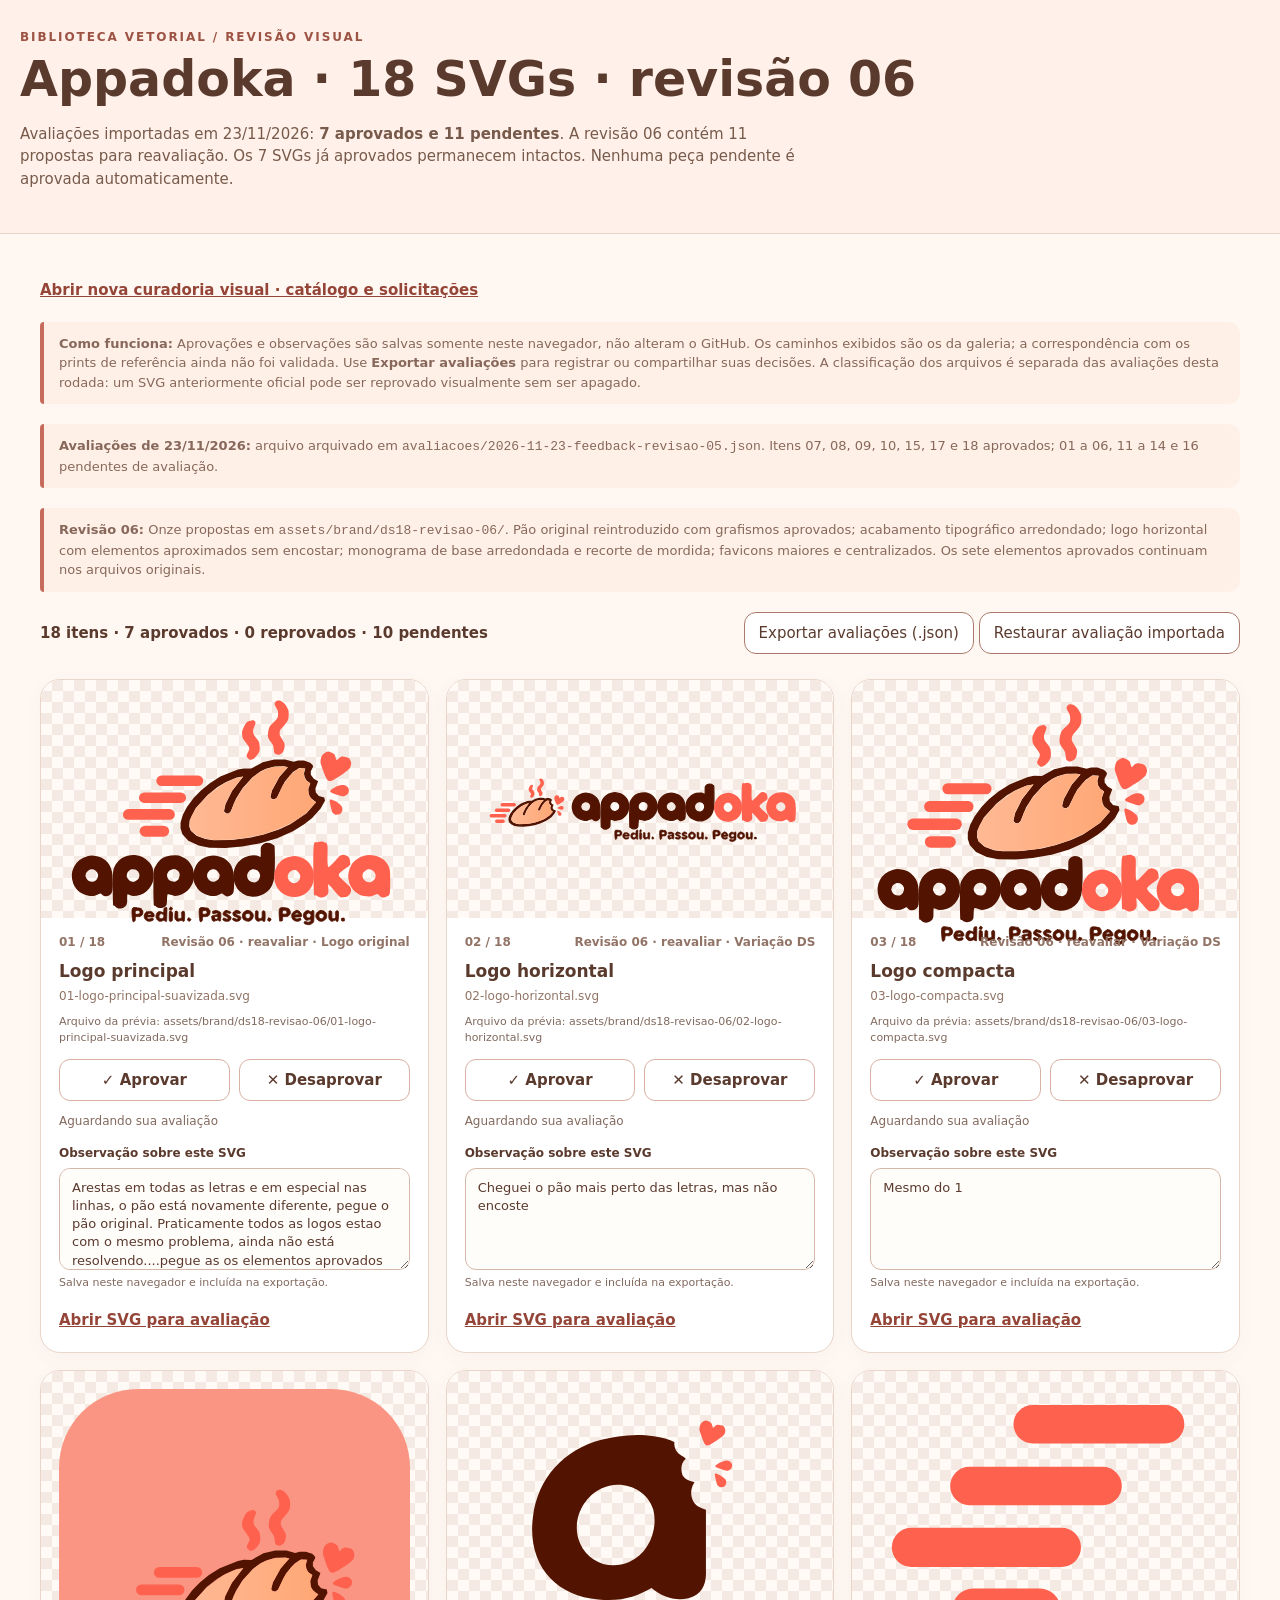
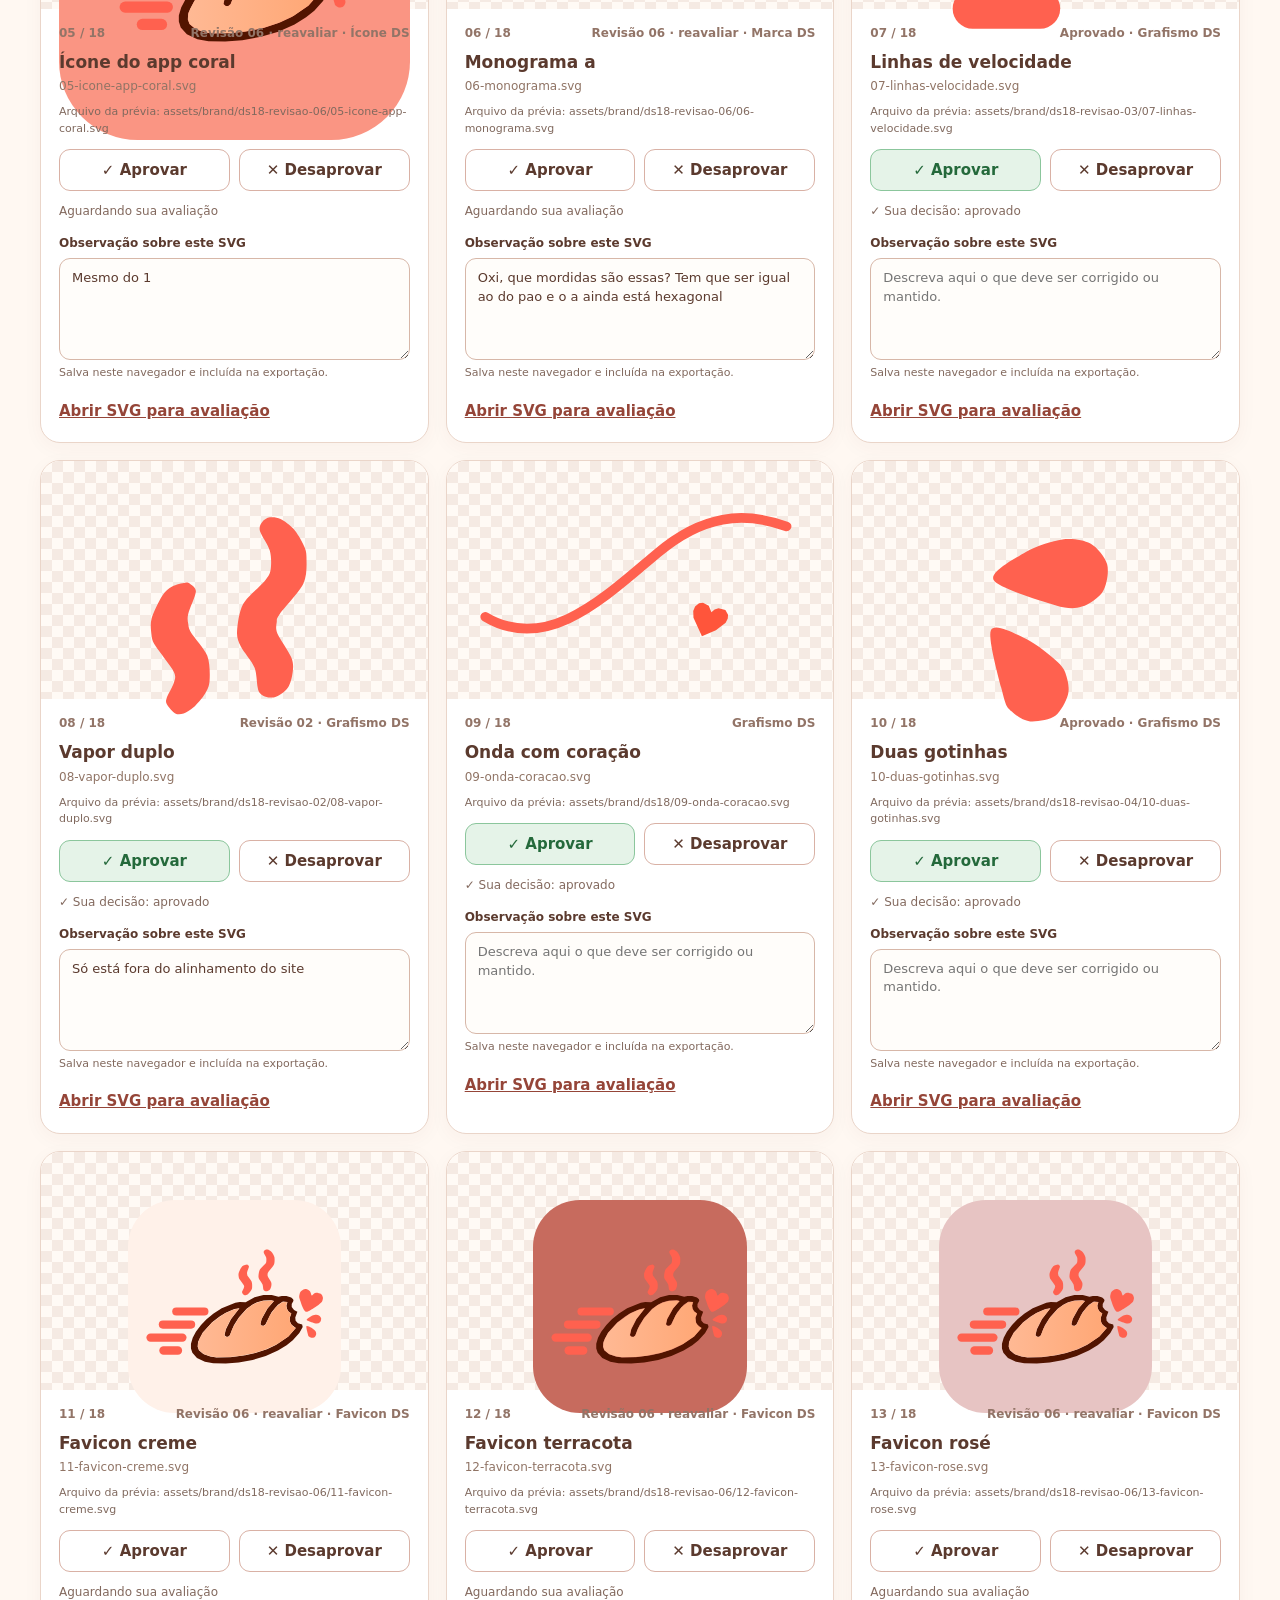
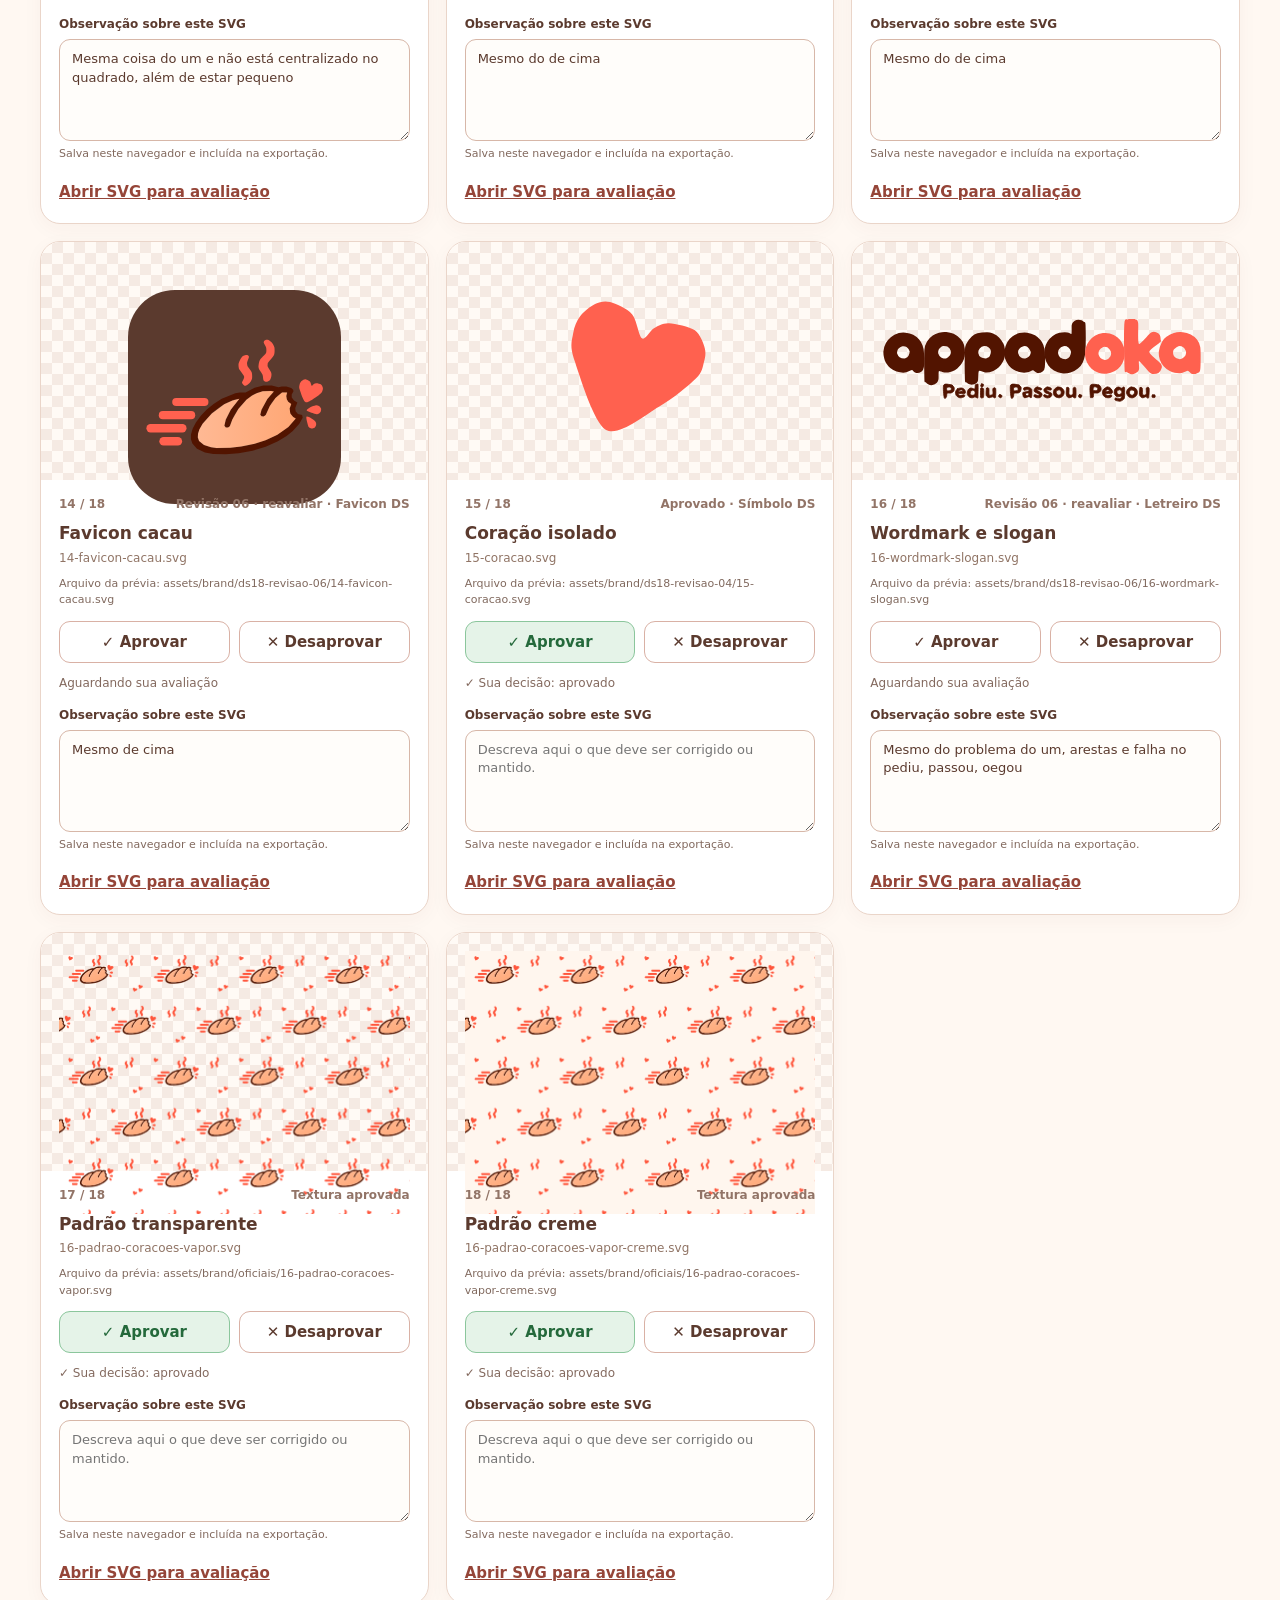
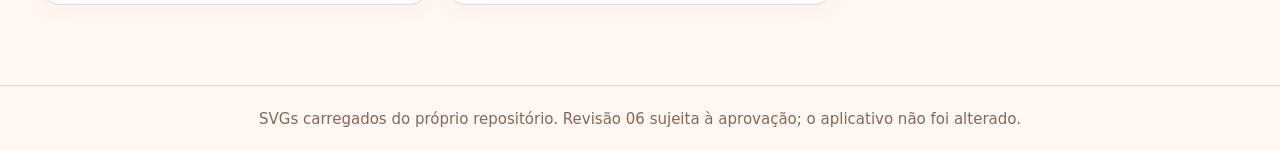
<file: index.html>
<!doctype html><html lang="pt-BR"><head><meta charset="UTF-8"><meta name="viewport" content="width=device-width,initial-scale=1"><meta name="theme-color" content="#fff2e9"><title>Appadoka · Design System · 18 SVGs · revisão 06</title><style>:root{--cacau:#5b3a2e;--salmao:#f56556;--creme:#fff1e9;--borda:#ead5c9}*{box-sizing:border-box}html{scroll-behavior:smooth}body{margin:0;background:#fff8f2;color:var(--cacau);font:15px/1.5 system-ui,-apple-system,Arial,sans-serif}header{padding:28px max(20px,calc((100vw - 1240px)/2));background:var(--creme);border-bottom:1px solid var(--borda)}h1{font-size:clamp(29px,4vw,49px);line-height:1.12;margin:7px 0}h2{font-size:17px;margin:8px 0 2px}main{max-width:1240px;margin:0 auto;padding:24px 20px 80px}.eyebrow{text-transform:uppercase;letter-spacing:.16em;font-size:12px;color:#9c5344;font-weight:800}.subtitle{max-width:800px;color:#775a4b}.toolbar{display:flex;gap:12px;align-items:center;flex-wrap:wrap;justify-content:space-between;margin:18px 0 25px}.counter{font-weight:800}.counter span{font-variant-numeric:tabular-nums}.toolbar button{font:inherit;padding:9px 14px;border-radius:12px;border:1px solid #aa7a6c;background:white;color:var(--cacau);cursor:pointer}.grid{display:grid;grid-template-columns:repeat(3,minmax(0,1fr));gap:17px}.tile{border:1px solid var(--borda);border-radius:20px;overflow:hidden;background:white;min-width:0;box-shadow:0 5px 20px #5b3a2e0a}.art{height:238px;display:grid;place-items:center;padding:18px;background-color:#fffaf5;background-image:linear-gradient(45deg,#f5eae3 25%,transparent 25%),linear-gradient(-45deg,#f5eae3 25%,transparent 25%),linear-gradient(45deg,transparent 75%,#f5eae3 75%),linear-gradient(-45deg,transparent 75%,#f5eae3 75%);background-size:22px 22px;background-position:0 0,0 11px,11px -11px,-11px 0}.art img{width:100%;height:100%;object-fit:contain}.info{padding:15px 18px 20px}.topline{display:flex;gap:10px;justify-content:space-between;color:#927467;font-size:12px;font-weight:700}.file{margin:1px 0 15px;color:#907465;overflow-wrap:anywhere;font-size:12px}.vote{display:grid;grid-template-columns:1fr 1fr;gap:9px}.vote button{border-radius:11px;min-height:42px;font:inherit;font-weight:750;border:1px solid #d9b1a5;color:var(--cacau);background:#fff;cursor:pointer}.vote button:hover{background:#fff1e9}.vote button.approve[aria-pressed="true"]{background:#e5f3e8;color:#24693b;border-color:#8bc69c}.vote button.reject[aria-pressed="true"]{background:#ffeae7;color:#ae342d;border-color:#e9aaa1}.decision{font-size:12px;color:#83695e;margin:11px 0 4px;min-height:17px}.source-path{font-size:11px;color:#80695e;overflow-wrap:anywhere;margin:-6px 0 12px}.note-wrap{display:block;margin:14px 0 12px}.note-label{display:block;font-size:12px;font-weight:750;color:var(--cacau);margin-bottom:6px}.note-input{display:block;width:100%;min-height:84px;border:1px solid #d7b7a8;border-radius:11px;background:#fffdfa;color:var(--cacau);font:inherit;font-size:13px;line-height:1.4;padding:10px 12px;resize:vertical}.note-input:focus{outline:2px solid #c76b5e;outline-offset:1px}.note-tip{display:block;font-size:11px;color:#82695e;margin-top:5px}.view{display:inline-block;color:#954538;font-weight:750;margin-top:6px}.hint{font-size:13px;color:#87685b;background:#fff0e7;border-left:4px solid #c76b5e;padding:12px 15px;border-radius:4px 12px 12px 4px;margin:20px 0}footer{border-top:1px solid var(--borda);padding:22px;text-align:center;color:#83675a}@media(max-width:940px){.grid{grid-template-columns:repeat(2,minmax(0,1fr))}}@media(max-width:620px){.grid{grid-template-columns:1fr}.art{height:280px}} .tile[data-id="08"] .art img{width:78%;height:78%;object-fit:contain;object-position:center center} .tile[data-id="10"] .art img,.tile[data-id="15"] .art img{width:64%;height:75%;object-fit:contain} .note-input{position:relative;z-index:1;pointer-events:auto;min-height:102px} .tile[data-id="02"] .art img{width:96%;height:90%;object-fit:contain} .tile[data-id="06"] .art img{width:84%;height:84%;object-fit:contain} .tile[data-id="11"] .art img,.tile[data-id="12"] .art img,.tile[data-id="13"] .art img,.tile[data-id="14"] .art img{width:78%;height:78%;object-fit:contain}</style></head><body><header><div class="eyebrow">Biblioteca vetorial / revisão visual</div><h1>Appadoka · 18 SVGs · revisão 06</h1><p class="subtitle">Avaliações importadas em 23/11/2026: <strong>7 aprovados e 11 pendentes</strong>. A revisão 06 contém 11 propostas para reavaliação. Os 7 SVGs já aprovados permanecem intactos. Nenhuma peça pendente é aprovada automaticamente.</p></header><main><p><a class="view" href="curadoria.html">Abrir nova curadoria visual · catálogo e solicitações</a></p><p class="hint"><strong>Como funciona:</strong> Aprovações e observações são salvas somente neste navegador, não alteram o GitHub. Os caminhos exibidos são os da galeria; a correspondência com os prints de referência ainda não foi validada. Use <strong>Exportar avaliações</strong> para registrar ou compartilhar suas decisões. A classificação dos arquivos é separada das avaliações desta rodada: um SVG anteriormente oficial pode ser reprovado visualmente sem ser apagado.</p><p class="hint" id="rodada-registrada"><strong>Avaliações de 23/11/2026:</strong> arquivo arquivado em <code>avaliacoes/2026-11-23-feedback-revisao-05.json</code>. Itens 07, 08, 09, 10, 15, 17 e 18 aprovados; 01 a 06, 11 a 14 e 16 pendentes de avaliação.</p><p class="hint" id="revisao-06"><strong>Revisão 06:</strong> Onze propostas em <code>assets/brand/ds18-revisao-06/</code>. Pão original reintroduzido com grafismos aprovados; acabamento tipográfico arredondado; logo horizontal com elementos aproximados sem encostar; monograma de base arredondada e recorte de mordida; favicons maiores e centralizados. Os sete elementos aprovados continuam nos arquivos originais.</p><div class="toolbar"><div class="counter" id="counter">18 itens · <span id="approvedCount">7</span> aprovados · <span id="rejectedCount">0</span> reprovados · <span id="pendingCount">11</span> pendentes</div><div><button id="export" type="button">Exportar avaliações (.json)</button> <button id="clear" type="button">Restaurar aprovação atual</button></div></div><div class="grid"><article class="tile" data-id="01" data-file="assets/brand/ds18-revisao-06/01-logo-principal-suavizada.svg"><div class="art"><img src="assets/brand/ds18-revisao-06/01-logo-principal-suavizada.svg?v=r06-coral-20261123" alt="Logo principal revisão 06" loading="lazy"></div><div class="info"><div class="topline"><span class="index">01 / 18</span><span class="kind">Revisão 06 · reavaliar · Logo original</span></div><h2>Logo principal</h2><p class="file">01-logo-principal-suavizada.svg</p><div class="vote" aria-label="Avaliação de Logo principal"><button class="approve" type="button" data-vote="aprovado" aria-pressed="false">✓ Aprovar</button><button class="reject" type="button" data-vote="reprovado" aria-pressed="false">✕ Desaprovar</button></div><p class="decision" aria-live="polite">Aguardando sua avaliação</p><label class="note-wrap" for="note-01"><span class="note-label">Observação sobre este SVG</span><textarea class="note-input" id="note-01" data-observation="01" rows="3" placeholder="Descreva aqui o que deve ser corrigido ou mantido."></textarea><span class="note-tip">Salva neste navegador e incluída na exportação.</span></label><a class="view" href="assets/brand/ds18-revisao-06/01-logo-principal-suavizada.svg?v=r06-coral-20261123" target="_blank" rel="noopener">Abrir SVG para avaliação</a></div></article>
<article class="tile" data-id="02" data-file="assets/brand/ds18-revisao-06/02-logo-horizontal.svg"><div class="art"><img src="assets/brand/ds18-revisao-06/02-logo-horizontal.svg?v=r06-coral-20261123" alt="Logo horizontal" loading="lazy"></div><div class="info"><div class="topline"><span class="index">02 / 18</span><span class="kind">Revisão 06 · reavaliar · Variação DS</span></div><h2>Logo horizontal</h2><p class="file">02-logo-horizontal.svg</p><div class="vote" aria-label="Avaliação de Logo horizontal"><button class="approve" type="button" data-vote="aprovado" aria-pressed="false">✓ Aprovar</button><button class="reject" type="button" data-vote="reprovado" aria-pressed="false">✕ Desaprovar</button></div><p class="decision" aria-live="polite">Aguardando sua avaliação</p><label class="note-wrap" for="note-02"><span class="note-label">Observação sobre este SVG</span><textarea class="note-input" id="note-02" data-observation="02" rows="3" placeholder="Descreva aqui o que deve ser corrigido ou mantido."></textarea><span class="note-tip">Salva neste navegador e incluída na exportação.</span></label><a class="view" href="assets/brand/ds18-revisao-06/02-logo-horizontal.svg?v=r06-coral-20261123" target="_blank" rel="noopener">Abrir SVG para avaliação</a></div></article>
<article class="tile" data-id="03" data-file="assets/brand/ds18-revisao-06/03-logo-compacta.svg"><div class="art"><img src="assets/brand/ds18-revisao-06/03-logo-compacta.svg?v=r06-coral-20261123" alt="Logo compacta" loading="lazy"></div><div class="info"><div class="topline"><span class="index">03 / 18</span><span class="kind">Revisão 06 · reavaliar · Variação DS</span></div><h2>Logo compacta</h2><p class="file">03-logo-compacta.svg</p><div class="vote" aria-label="Avaliação de Logo compacta"><button class="approve" type="button" data-vote="aprovado" aria-pressed="false">✓ Aprovar</button><button class="reject" type="button" data-vote="reprovado" aria-pressed="false">✕ Desaprovar</button></div><p class="decision" aria-live="polite">Aguardando sua avaliação</p><label class="note-wrap" for="note-03"><span class="note-label">Observação sobre este SVG</span><textarea class="note-input" id="note-03" data-observation="03" rows="3" placeholder="Descreva aqui o que deve ser corrigido ou mantido."></textarea><span class="note-tip">Salva neste navegador e incluída na exportação.</span></label><a class="view" href="assets/brand/ds18-revisao-06/03-logo-compacta.svg?v=r06-coral-20261123" target="_blank" rel="noopener">Abrir SVG para avaliação</a></div></article>

<article class="tile" data-id="05" data-file="assets/brand/ds18-revisao-06/05-icone-app-coral.svg"><div class="art"><img src="assets/brand/ds18-revisao-06/05-icone-app-coral.svg" alt="Ícone do app coral" loading="lazy"></div><div class="info"><div class="topline"><span class="index">05 / 18</span><span class="kind">Revisão 06 · reavaliar · Ícone DS</span></div><h2>Ícone do app coral</h2><p class="file">05-icone-app-coral.svg</p><div class="vote" aria-label="Avaliação de Ícone do app coral"><button class="approve" type="button" data-vote="aprovado" aria-pressed="false">✓ Aprovar</button><button class="reject" type="button" data-vote="reprovado" aria-pressed="false">✕ Desaprovar</button></div><p class="decision" aria-live="polite">Aguardando sua avaliação</p><label class="note-wrap" for="note-05"><span class="note-label">Observação sobre este SVG</span><textarea class="note-input" id="note-05" data-observation="05" rows="3" placeholder="Descreva aqui o que deve ser corrigido ou mantido."></textarea><span class="note-tip">Salva neste navegador e incluída na exportação.</span></label><a class="view" href="assets/brand/ds18-revisao-06/05-icone-app-coral.svg" target="_blank" rel="noopener">Abrir SVG para avaliação</a></div></article>
<article class="tile" data-id="06" data-file="assets/brand/ds18-revisao-06/06-monograma.svg"><div class="art"><img src="assets/brand/ds18-revisao-06/06-monograma.svg" alt="Monograma a" loading="lazy"></div><div class="info"><div class="topline"><span class="index">06 / 18</span><span class="kind">Revisão 06 · reavaliar · Marca DS</span></div><h2>Monograma a</h2><p class="file">06-monograma.svg</p><div class="vote" aria-label="Avaliação de Monograma a"><button class="approve" type="button" data-vote="aprovado" aria-pressed="false">✓ Aprovar</button><button class="reject" type="button" data-vote="reprovado" aria-pressed="false">✕ Desaprovar</button></div><p class="decision" aria-live="polite">Aguardando sua avaliação</p><label class="note-wrap" for="note-06"><span class="note-label">Observação sobre este SVG</span><textarea class="note-input" id="note-06" data-observation="06" rows="3" placeholder="Descreva aqui o que deve ser corrigido ou mantido."></textarea><span class="note-tip">Salva neste navegador e incluída na exportação.</span></label><a class="view" href="assets/brand/ds18-revisao-06/06-monograma.svg" target="_blank" rel="noopener">Abrir SVG para avaliação</a></div></article>
<article class="tile" data-id="07" data-file="assets/brand/ds18-revisao-03/07-linhas-velocidade.svg"><div class="art"><img src="assets/brand/ds18-revisao-03/07-linhas-velocidade.svg" alt="Linhas de velocidade" loading="lazy"></div><div class="info"><div class="topline"><span class="index">07 / 18</span><span class="kind">Aprovado · Grafismo DS</span></div><h2>Linhas de velocidade</h2><p class="file">07-linhas-velocidade.svg</p><div class="vote" aria-label="Avaliação de Linhas de velocidade"><button class="approve" type="button" data-vote="aprovado" aria-pressed="false">✓ Aprovar</button><button class="reject" type="button" data-vote="reprovado" aria-pressed="false">✕ Desaprovar</button></div><p class="decision" aria-live="polite">Aguardando sua avaliação</p><label class="note-wrap" for="note-07"><span class="note-label">Observação sobre este SVG</span><textarea class="note-input" id="note-07" data-observation="07" rows="3" placeholder="Descreva aqui o que deve ser corrigido ou mantido."></textarea><span class="note-tip">Salva neste navegador e incluída na exportação.</span></label><a class="view" href="assets/brand/ds18-revisao-03/07-linhas-velocidade.svg" target="_blank" rel="noopener">Abrir SVG para avaliação</a></div></article>
<article class="tile" data-id="08" data-file="assets/brand/ds18-revisao-02/08-vapor-duplo.svg"><div class="art"><img src="assets/brand/ds18-revisao-02/08-vapor-duplo.svg" alt="Vapor duplo" loading="lazy"></div><div class="info"><div class="topline"><span class="index">08 / 18</span><span class="kind">Revisão 02 · Grafismo DS</span></div><h2>Vapor duplo</h2><p class="file">08-vapor-duplo.svg</p><div class="vote" aria-label="Avaliação de Vapor duplo"><button class="approve" type="button" data-vote="aprovado" aria-pressed="false">✓ Aprovar</button><button class="reject" type="button" data-vote="reprovado" aria-pressed="false">✕ Desaprovar</button></div><p class="decision" aria-live="polite">Aguardando sua avaliação</p><label class="note-wrap" for="note-08"><span class="note-label">Observação sobre este SVG</span><textarea class="note-input" id="note-08" data-observation="08" rows="3" placeholder="Descreva aqui o que deve ser corrigido ou mantido."></textarea><span class="note-tip">Salva neste navegador e incluída na exportação.</span></label><a class="view" href="assets/brand/ds18-revisao-02/08-vapor-duplo.svg" target="_blank" rel="noopener">Abrir SVG para avaliação</a></div></article>
<article class="tile" data-id="09" data-file="assets/brand/ds18/09-onda-coracao.svg"><div class="art"><img src="assets/brand/ds18/09-onda-coracao.svg" alt="Onda com coração" loading="lazy"></div><div class="info"><div class="topline"><span class="index">09 / 18</span><span class="kind">Grafismo DS</span></div><h2>Onda com coração</h2><p class="file">09-onda-coracao.svg</p><div class="vote" aria-label="Avaliação de Onda com coração"><button class="approve" type="button" data-vote="aprovado" aria-pressed="false">✓ Aprovar</button><button class="reject" type="button" data-vote="reprovado" aria-pressed="false">✕ Desaprovar</button></div><p class="decision" aria-live="polite">Aguardando sua avaliação</p><label class="note-wrap" for="note-09"><span class="note-label">Observação sobre este SVG</span><textarea class="note-input" id="note-09" data-observation="09" rows="3" placeholder="Descreva aqui o que deve ser corrigido ou mantido."></textarea><span class="note-tip">Salva neste navegador e incluída na exportação.</span></label><a class="view" href="assets/brand/ds18/09-onda-coracao.svg" target="_blank" rel="noopener">Abrir SVG para avaliação</a></div></article>
<article class="tile" data-id="10" data-file="assets/brand/ds18-revisao-04/10-duas-gotinhas.svg"><div class="art"><img src="assets/brand/ds18-revisao-04/10-duas-gotinhas.svg" alt="Duas gotinhas" loading="lazy"></div><div class="info"><div class="topline"><span class="index">10 / 18</span><span class="kind">Aprovado · Grafismo DS</span></div><h2>Duas gotinhas</h2><p class="file">10-duas-gotinhas.svg</p><div class="vote" aria-label="Avaliação de Duas gotinhas"><button class="approve" type="button" data-vote="aprovado" aria-pressed="false">✓ Aprovar</button><button class="reject" type="button" data-vote="reprovado" aria-pressed="false">✕ Desaprovar</button></div><p class="decision" aria-live="polite">Aguardando sua avaliação</p><label class="note-wrap" for="note-10"><span class="note-label">Observação sobre este SVG</span><textarea class="note-input" id="note-10" data-observation="10" rows="3" placeholder="Descreva aqui o que deve ser corrigido ou mantido."></textarea><span class="note-tip">Salva neste navegador e incluída na exportação.</span></label><a class="view" href="assets/brand/ds18-revisao-04/10-duas-gotinhas.svg" target="_blank" rel="noopener">Abrir SVG para avaliação</a></div></article>
<article class="tile" data-id="11" data-file="assets/brand/ds18-revisao-06/11-favicon-creme.svg"><div class="art"><img src="assets/brand/ds18-revisao-06/11-favicon-creme.svg" alt="Favicon creme" loading="lazy"></div><div class="info"><div class="topline"><span class="index">11 / 18</span><span class="kind">Revisão 06 · reavaliar · Favicon DS</span></div><h2>Favicon creme</h2><p class="file">11-favicon-creme.svg</p><div class="vote" aria-label="Avaliação de Favicon creme"><button class="approve" type="button" data-vote="aprovado" aria-pressed="false">✓ Aprovar</button><button class="reject" type="button" data-vote="reprovado" aria-pressed="false">✕ Desaprovar</button></div><p class="decision" aria-live="polite">Aguardando sua avaliação</p><label class="note-wrap" for="note-11"><span class="note-label">Observação sobre este SVG</span><textarea class="note-input" id="note-11" data-observation="11" rows="3" placeholder="Descreva aqui o que deve ser corrigido ou mantido."></textarea><span class="note-tip">Salva neste navegador e incluída na exportação.</span></label><a class="view" href="assets/brand/ds18-revisao-06/11-favicon-creme.svg" target="_blank" rel="noopener">Abrir SVG para avaliação</a></div></article>
<article class="tile" data-id="12" data-file="assets/brand/ds18-revisao-06/12-favicon-terracota.svg"><div class="art"><img src="assets/brand/ds18-revisao-06/12-favicon-terracota.svg" alt="Favicon terracota" loading="lazy"></div><div class="info"><div class="topline"><span class="index">12 / 18</span><span class="kind">Revisão 06 · reavaliar · Favicon DS</span></div><h2>Favicon terracota</h2><p class="file">12-favicon-terracota.svg</p><div class="vote" aria-label="Avaliação de Favicon terracota"><button class="approve" type="button" data-vote="aprovado" aria-pressed="false">✓ Aprovar</button><button class="reject" type="button" data-vote="reprovado" aria-pressed="false">✕ Desaprovar</button></div><p class="decision" aria-live="polite">Aguardando sua avaliação</p><label class="note-wrap" for="note-12"><span class="note-label">Observação sobre este SVG</span><textarea class="note-input" id="note-12" data-observation="12" rows="3" placeholder="Descreva aqui o que deve ser corrigido ou mantido."></textarea><span class="note-tip">Salva neste navegador e incluída na exportação.</span></label><a class="view" href="assets/brand/ds18-revisao-06/12-favicon-terracota.svg" target="_blank" rel="noopener">Abrir SVG para avaliação</a></div></article>
<article class="tile" data-id="13" data-file="assets/brand/ds18-revisao-06/13-favicon-rose.svg"><div class="art"><img src="assets/brand/ds18-revisao-06/13-favicon-rose.svg" alt="Favicon rosé" loading="lazy"></div><div class="info"><div class="topline"><span class="index">13 / 18</span><span class="kind">Revisão 06 · reavaliar · Favicon DS</span></div><h2>Favicon rosé</h2><p class="file">13-favicon-rose.svg</p><div class="vote" aria-label="Avaliação de Favicon rosé"><button class="approve" type="button" data-vote="aprovado" aria-pressed="false">✓ Aprovar</button><button class="reject" type="button" data-vote="reprovado" aria-pressed="false">✕ Desaprovar</button></div><p class="decision" aria-live="polite">Aguardando sua avaliação</p><label class="note-wrap" for="note-13"><span class="note-label">Observação sobre este SVG</span><textarea class="note-input" id="note-13" data-observation="13" rows="3" placeholder="Descreva aqui o que deve ser corrigido ou mantido."></textarea><span class="note-tip">Salva neste navegador e incluída na exportação.</span></label><a class="view" href="assets/brand/ds18-revisao-06/13-favicon-rose.svg" target="_blank" rel="noopener">Abrir SVG para avaliação</a></div></article>
<article class="tile" data-id="14" data-file="assets/brand/ds18-revisao-06/14-favicon-cacau.svg"><div class="art"><img src="assets/brand/ds18-revisao-06/14-favicon-cacau.svg" alt="Favicon cacau" loading="lazy"></div><div class="info"><div class="topline"><span class="index">14 / 18</span><span class="kind">Revisão 06 · reavaliar · Favicon DS</span></div><h2>Favicon cacau</h2><p class="file">14-favicon-cacau.svg</p><div class="vote" aria-label="Avaliação de Favicon cacau"><button class="approve" type="button" data-vote="aprovado" aria-pressed="false">✓ Aprovar</button><button class="reject" type="button" data-vote="reprovado" aria-pressed="false">✕ Desaprovar</button></div><p class="decision" aria-live="polite">Aguardando sua avaliação</p><label class="note-wrap" for="note-14"><span class="note-label">Observação sobre este SVG</span><textarea class="note-input" id="note-14" data-observation="14" rows="3" placeholder="Descreva aqui o que deve ser corrigido ou mantido."></textarea><span class="note-tip">Salva neste navegador e incluída na exportação.</span></label><a class="view" href="assets/brand/ds18-revisao-06/14-favicon-cacau.svg" target="_blank" rel="noopener">Abrir SVG para avaliação</a></div></article>
<article class="tile" data-id="15" data-file="assets/brand/ds18-revisao-04/15-coracao.svg"><div class="art"><img src="assets/brand/ds18-revisao-04/15-coracao.svg" alt="Coração isolado" loading="lazy"></div><div class="info"><div class="topline"><span class="index">15 / 18</span><span class="kind">Aprovado · Símbolo DS</span></div><h2>Coração isolado</h2><p class="file">15-coracao.svg</p><div class="vote" aria-label="Avaliação de Coração isolado"><button class="approve" type="button" data-vote="aprovado" aria-pressed="false">✓ Aprovar</button><button class="reject" type="button" data-vote="reprovado" aria-pressed="false">✕ Desaprovar</button></div><p class="decision" aria-live="polite">Aguardando sua avaliação</p><label class="note-wrap" for="note-15"><span class="note-label">Observação sobre este SVG</span><textarea class="note-input" id="note-15" data-observation="15" rows="3" placeholder="Descreva aqui o que deve ser corrigido ou mantido."></textarea><span class="note-tip">Salva neste navegador e incluída na exportação.</span></label><a class="view" href="assets/brand/ds18-revisao-04/15-coracao.svg" target="_blank" rel="noopener">Abrir SVG para avaliação</a></div></article>
<article class="tile" data-id="16" data-file="assets/brand/ds18-revisao-06/16-wordmark-slogan.svg"><div class="art"><img src="assets/brand/ds18-revisao-06/16-wordmark-slogan.svg?v=r06-coral-20261123" alt="Wordmark e slogan" loading="lazy"></div><div class="info"><div class="topline"><span class="index">16 / 18</span><span class="kind">Revisão 06 · reavaliar · Letreiro DS</span></div><h2>Wordmark e slogan</h2><p class="file">16-wordmark-slogan.svg</p><div class="vote" aria-label="Avaliação de Wordmark e slogan"><button class="approve" type="button" data-vote="aprovado" aria-pressed="false">✓ Aprovar</button><button class="reject" type="button" data-vote="reprovado" aria-pressed="false">✕ Desaprovar</button></div><p class="decision" aria-live="polite">Aguardando sua avaliação</p><label class="note-wrap" for="note-16"><span class="note-label">Observação sobre este SVG</span><textarea class="note-input" id="note-16" data-observation="16" rows="3" placeholder="Descreva aqui o que deve ser corrigido ou mantido."></textarea><span class="note-tip">Salva neste navegador e incluída na exportação.</span></label><a class="view" href="assets/brand/ds18-revisao-06/16-wordmark-slogan.svg?v=r06-coral-20261123" target="_blank" rel="noopener">Abrir SVG para avaliação</a></div></article>
<article class="tile" data-id="17" data-file="assets/brand/oficiais/16-padrao-coracoes-vapor.svg"><div class="art"><img src="assets/brand/oficiais/16-padrao-coracoes-vapor.svg" alt="Padrão transparente" loading="lazy"></div><div class="info"><div class="topline"><span class="index">17 / 18</span><span class="kind">Textura aprovada</span></div><h2>Padrão transparente</h2><p class="file">16-padrao-coracoes-vapor.svg</p><div class="vote" aria-label="Avaliação de Padrão transparente"><button class="approve" type="button" data-vote="aprovado" aria-pressed="false">✓ Aprovar</button><button class="reject" type="button" data-vote="reprovado" aria-pressed="false">✕ Desaprovar</button></div><p class="decision" aria-live="polite">Aguardando sua avaliação</p><label class="note-wrap" for="note-17"><span class="note-label">Observação sobre este SVG</span><textarea class="note-input" id="note-17" data-observation="17" rows="3" placeholder="Descreva aqui o que deve ser corrigido ou mantido."></textarea><span class="note-tip">Salva neste navegador e incluída na exportação.</span></label><a class="view" href="assets/brand/oficiais/16-padrao-coracoes-vapor.svg" target="_blank" rel="noopener">Abrir SVG para avaliação</a></div></article>
<article class="tile" data-id="18" data-file="assets/brand/oficiais/16-padrao-coracoes-vapor-creme.svg"><div class="art"><img src="assets/brand/oficiais/16-padrao-coracoes-vapor-creme.svg" alt="Padrão creme" loading="lazy"></div><div class="info"><div class="topline"><span class="index">18 / 18</span><span class="kind">Textura aprovada</span></div><h2>Padrão creme</h2><p class="file">16-padrao-coracoes-vapor-creme.svg</p><div class="vote" aria-label="Avaliação de Padrão creme"><button class="approve" type="button" data-vote="aprovado" aria-pressed="false">✓ Aprovar</button><button class="reject" type="button" data-vote="reprovado" aria-pressed="false">✕ Desaprovar</button></div><p class="decision" aria-live="polite">Aguardando sua avaliação</p><label class="note-wrap" for="note-18"><span class="note-label">Observação sobre este SVG</span><textarea class="note-input" id="note-18" data-observation="18" rows="3" placeholder="Descreva aqui o que deve ser corrigido ou mantido."></textarea><span class="note-tip">Salva neste navegador e incluída na exportação.</span></label><a class="view" href="assets/brand/oficiais/16-padrao-coracoes-vapor-creme.svg" target="_blank" rel="noopener">Abrir SVG para avaliação</a></div></article></div></main><footer>SVGs carregados do próprio repositório. Revisão 06 sujeita à aprovação; o aplicativo não foi alterado.</footer><script>(()=>{"use strict";
const KEY="appadoka.ds18.aprovacoes.v7",NOTE_KEY="appadoka.ds18.observacoes.v6";
const BASE={"10":"aprovado","11":"","12":"","13":"","14":"","15":"aprovado","16":"","17":"aprovado","18":"aprovado","01":"","02":"","03":"","04":"","05":"","06":"","07":"aprovado","08":"aprovado","09":"aprovado"},DEFAULT_NOTES={"10":"","11":"Mesma coisa do um e não está centralizado no quadrado, além de estar pequeno","12":"Mesmo do de cima","13":"Mesmo do de cima","14":"Mesmo de cima","15":"","16":"Mesmo do problema do um, arestas e falha no pediu, passou, oegou","17":"","18":"","01":"Arestas em todas as letras e em especial nas linhas, o pão está novamente diferente, pegue o pão original. Praticamente todos as logos estao com o mesmo problema, ainda não está resolvendo....pegue as os elementos aprovados aqui e o resto pegue da pasta do DS já aprovados e nos prints que te mandei, posso mandar de novo","02":"Cheguei o pão mais perto das letras, mas não encoste","03":"Mesmo do 1","04":"","05":"Mesmo do 1","06":"Oxi, que mordidas são essas? Tem que ser igual ao do pao e o a ainda está hexagonal","07":"","08":"Só está fora do alinhamento do site ","09":""};
const cards=[...document.querySelectorAll(".tile")];
function fromStore(key,fallback){try{const value=JSON.parse(localStorage.getItem(key)||"null");return value&&typeof value==="object"&&!Array.isArray(value)?{...fallback,...value}:{...fallback}}catch{return {...fallback}}}
let state=fromStore(KEY,BASE),notes=fromStore(NOTE_KEY,DEFAULT_NOTES);
cards.forEach(card=>{
const path=document.createElement("p");path.className="source-path";path.textContent="Arquivo da prévia: "+card.dataset.file;card.querySelector(".file").after(path);
const input=card.querySelector(".note-input");if(!input)throw Error("Campo de observação ausente no SVG "+card.dataset.id);
input.value=typeof notes[card.dataset.id]==="string"?notes[card.dataset.id]:"";
input.addEventListener("input",()=>{notes[card.dataset.id]=input.value;try{localStorage.setItem(NOTE_KEY,JSON.stringify(notes))}catch{}});
});
function draw(){let yes=0,no=0;for(const card of cards){const id=card.dataset.id,v=state[id]||"";card.querySelectorAll("[data-vote]").forEach(button=>button.setAttribute("aria-pressed",String(button.dataset.vote===v)));card.querySelector(".decision").textContent=v==="aprovado"?"✓ Sua decisão: aprovado":v==="reprovado"?"✕ Sua decisão: reprovado":"Aguardando sua avaliação";if(v==="aprovado")yes++;if(v==="reprovado")no++}document.getElementById("approvedCount").textContent=yes;document.getElementById("rejectedCount").textContent=no;document.getElementById("pendingCount").textContent=cards.length-yes-no}
document.querySelectorAll("[data-vote]").forEach(button=>button.addEventListener("click",()=>{const id=button.closest(".tile").dataset.id;state[id]=state[id]===button.dataset.vote?"":button.dataset.vote;try{localStorage.setItem(KEY,JSON.stringify(state))}catch{}draw()}));
document.getElementById("clear").textContent="Restaurar avaliação importada";
document.getElementById("clear").addEventListener("click",()=>{if(!confirm("Restaurar decisões e observações da avaliação importada em 23/11/2026?"))return;state={...BASE};notes={...DEFAULT_NOTES};for(const card of cards)card.querySelector(".note-input").value=notes[card.dataset.id]||"";try{localStorage.removeItem(KEY);localStorage.removeItem(NOTE_KEY)}catch{}draw()});
document.getElementById("export").addEventListener("click",()=>{const payload={design_system:"Appadoka DS",version:"18-svgs",data_exportacao:new Date().toISOString(),avaliacoes:cards.map(card=>({id:card.dataset.id,nome:card.querySelector("h2").textContent,arquivo:card.dataset.file,decisao:state[card.dataset.id]||"pendente",observacao:notes[card.dataset.id]||""}))};const blob=new Blob([JSON.stringify(payload,null,2)],{type:"application/json"});const url=URL.createObjectURL(blob);const link=document.createElement("a");link.href=url;link.download="aprovacoes-appadoka-ds-18-svgs.json";document.body.append(link);link.click();link.remove();setTimeout(()=>URL.revokeObjectURL(url),1000)});
draw();
})();</script></body></html>
</file>
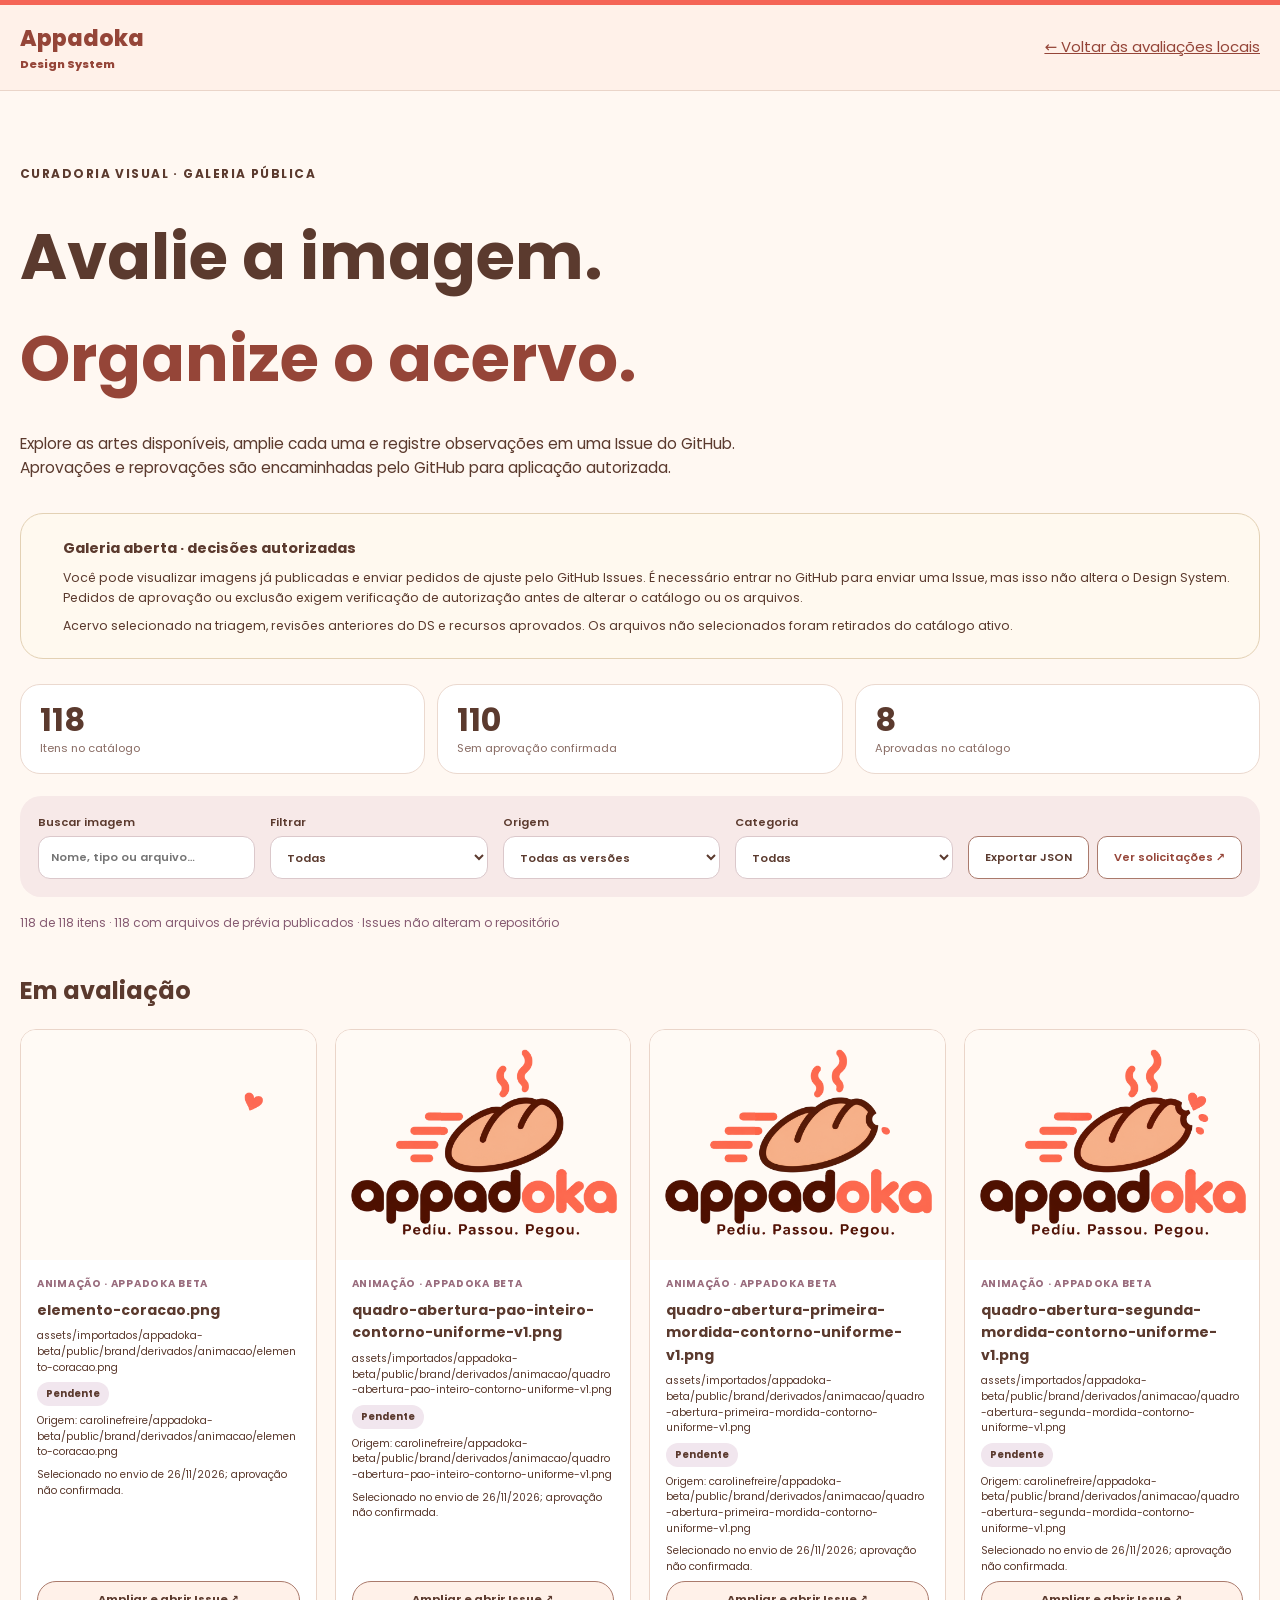
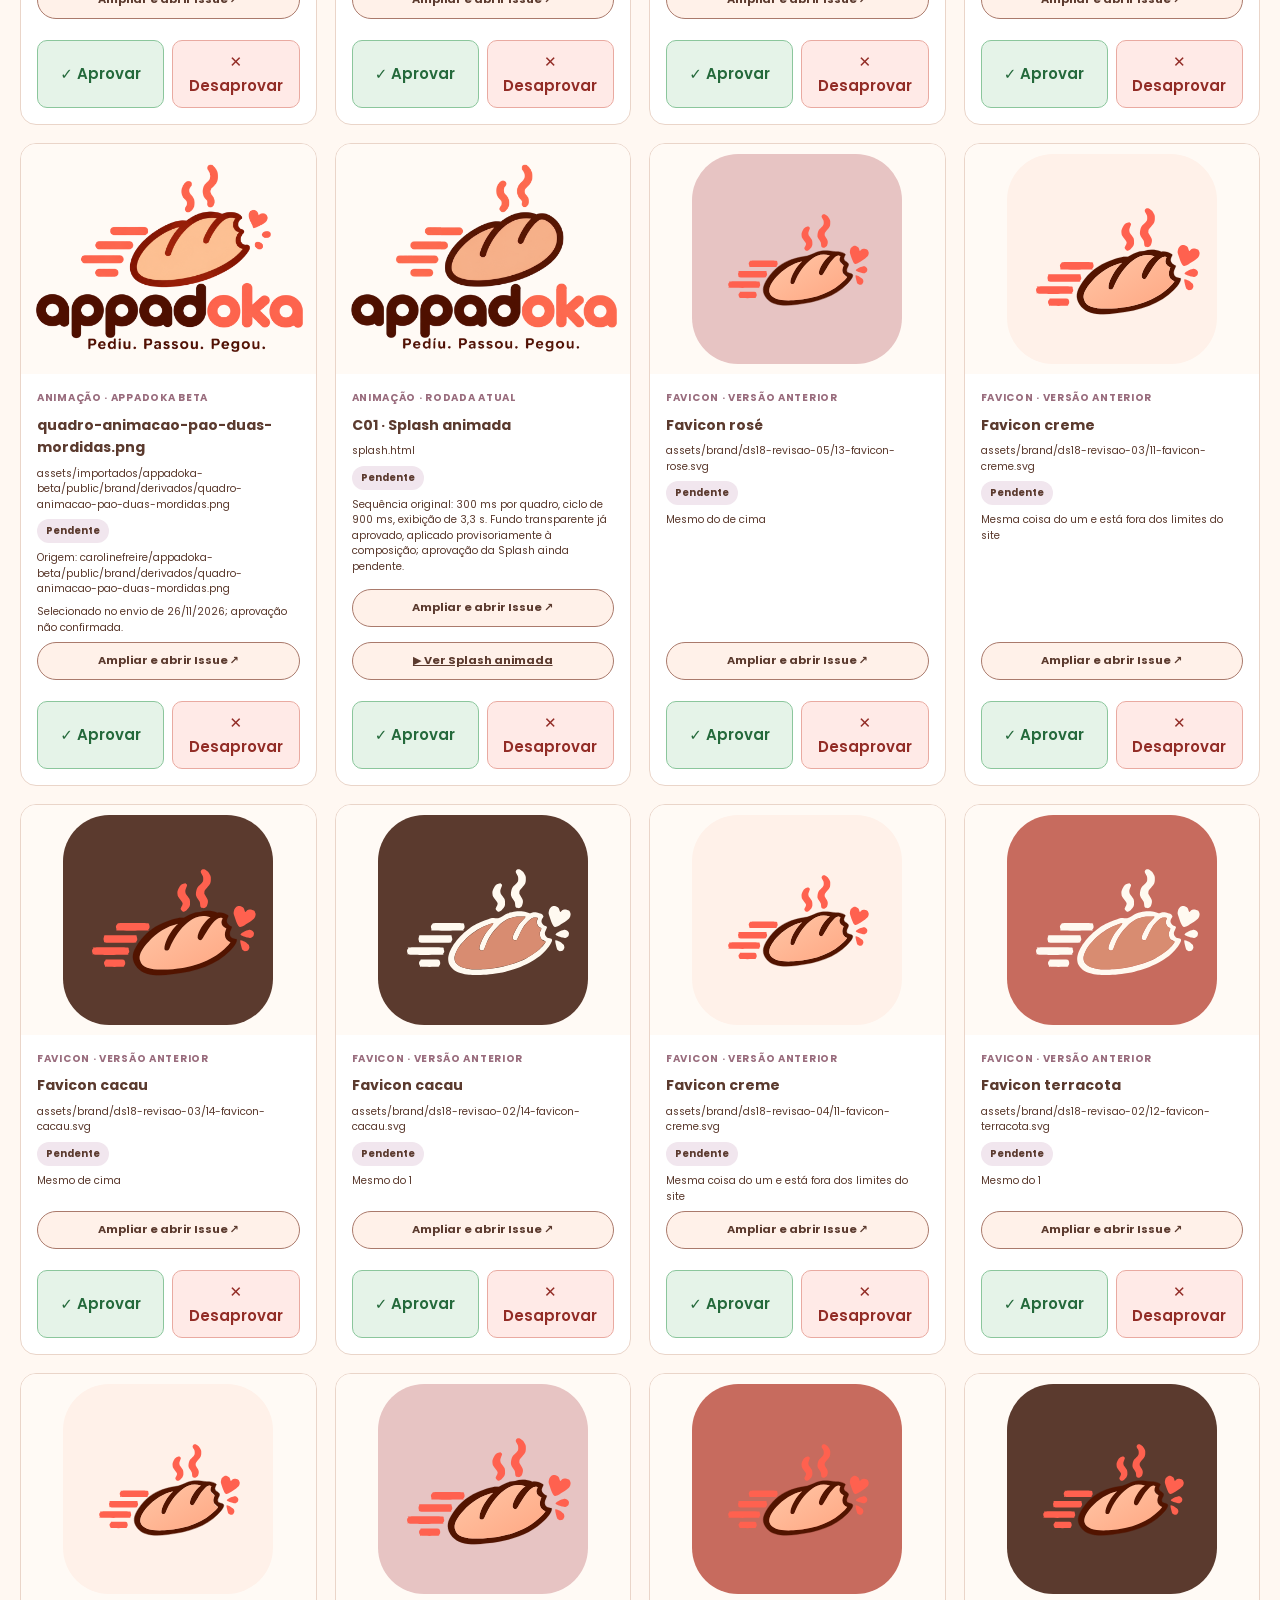
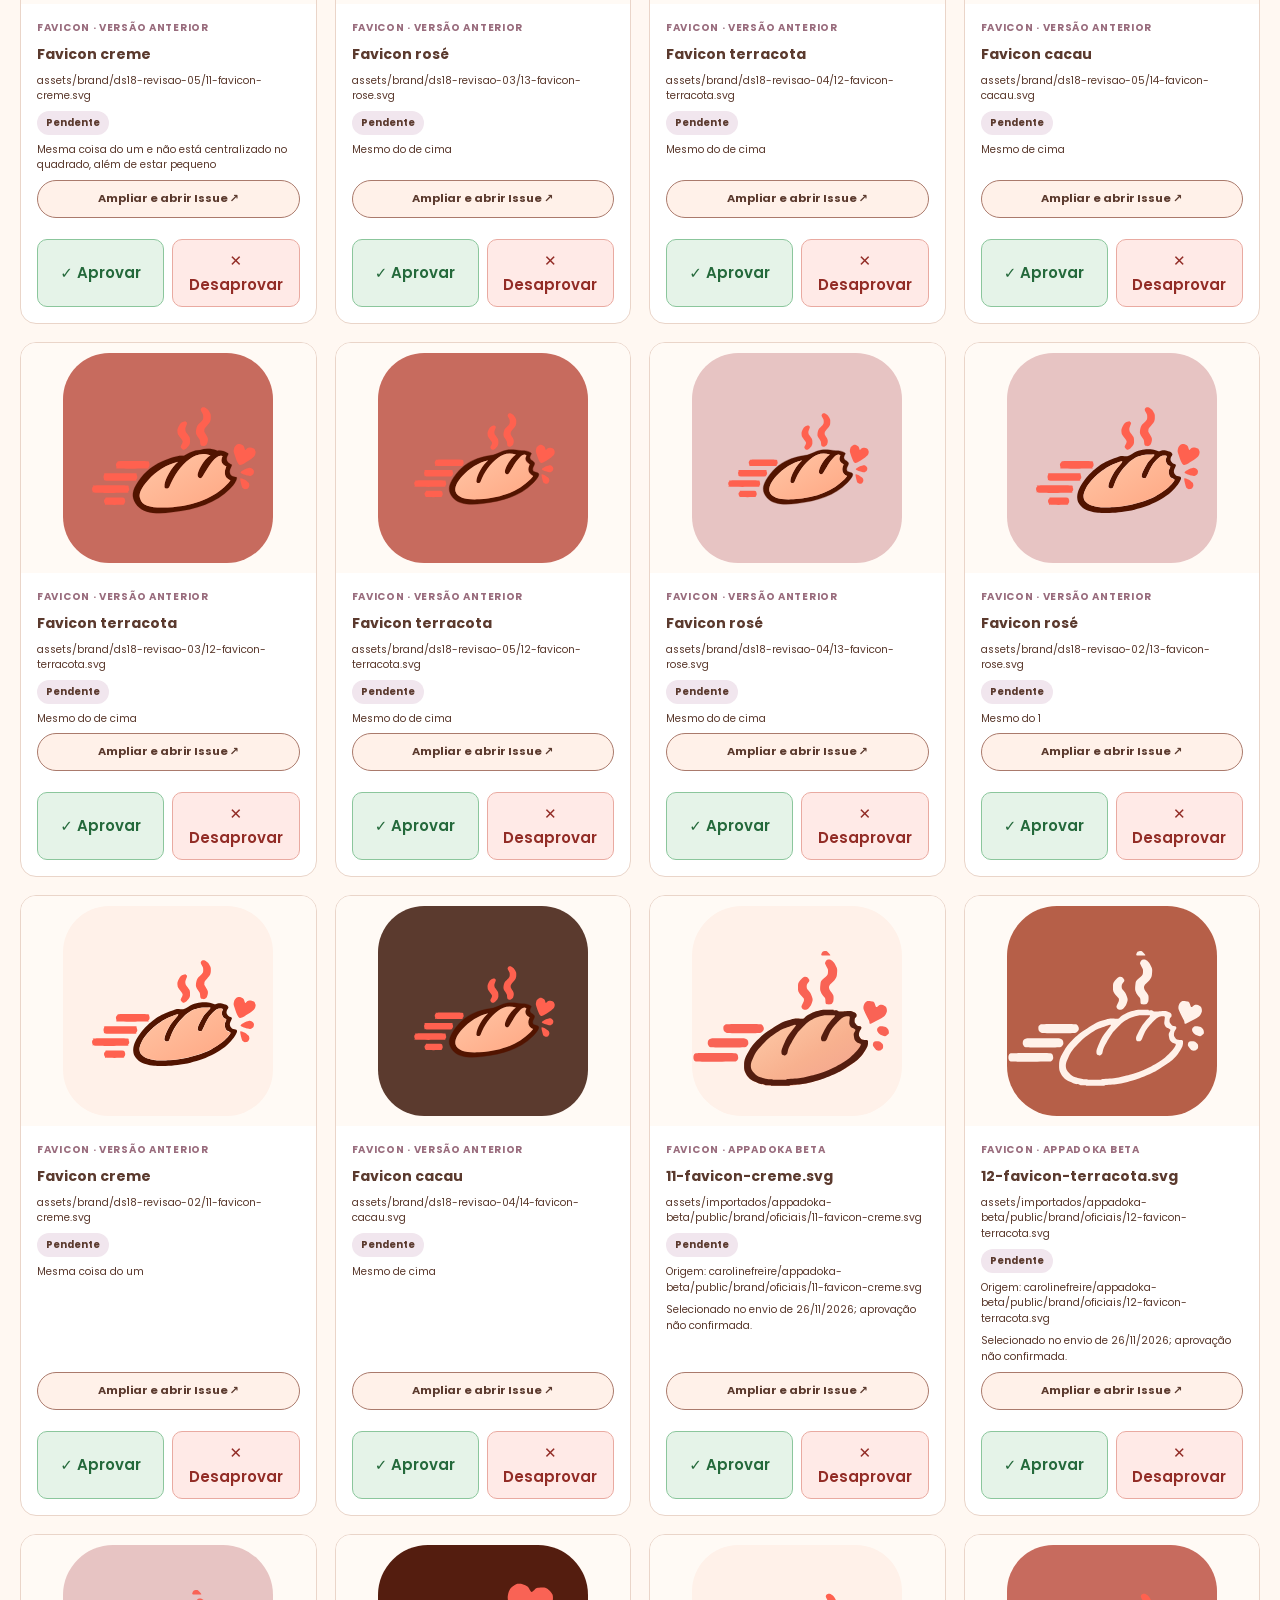
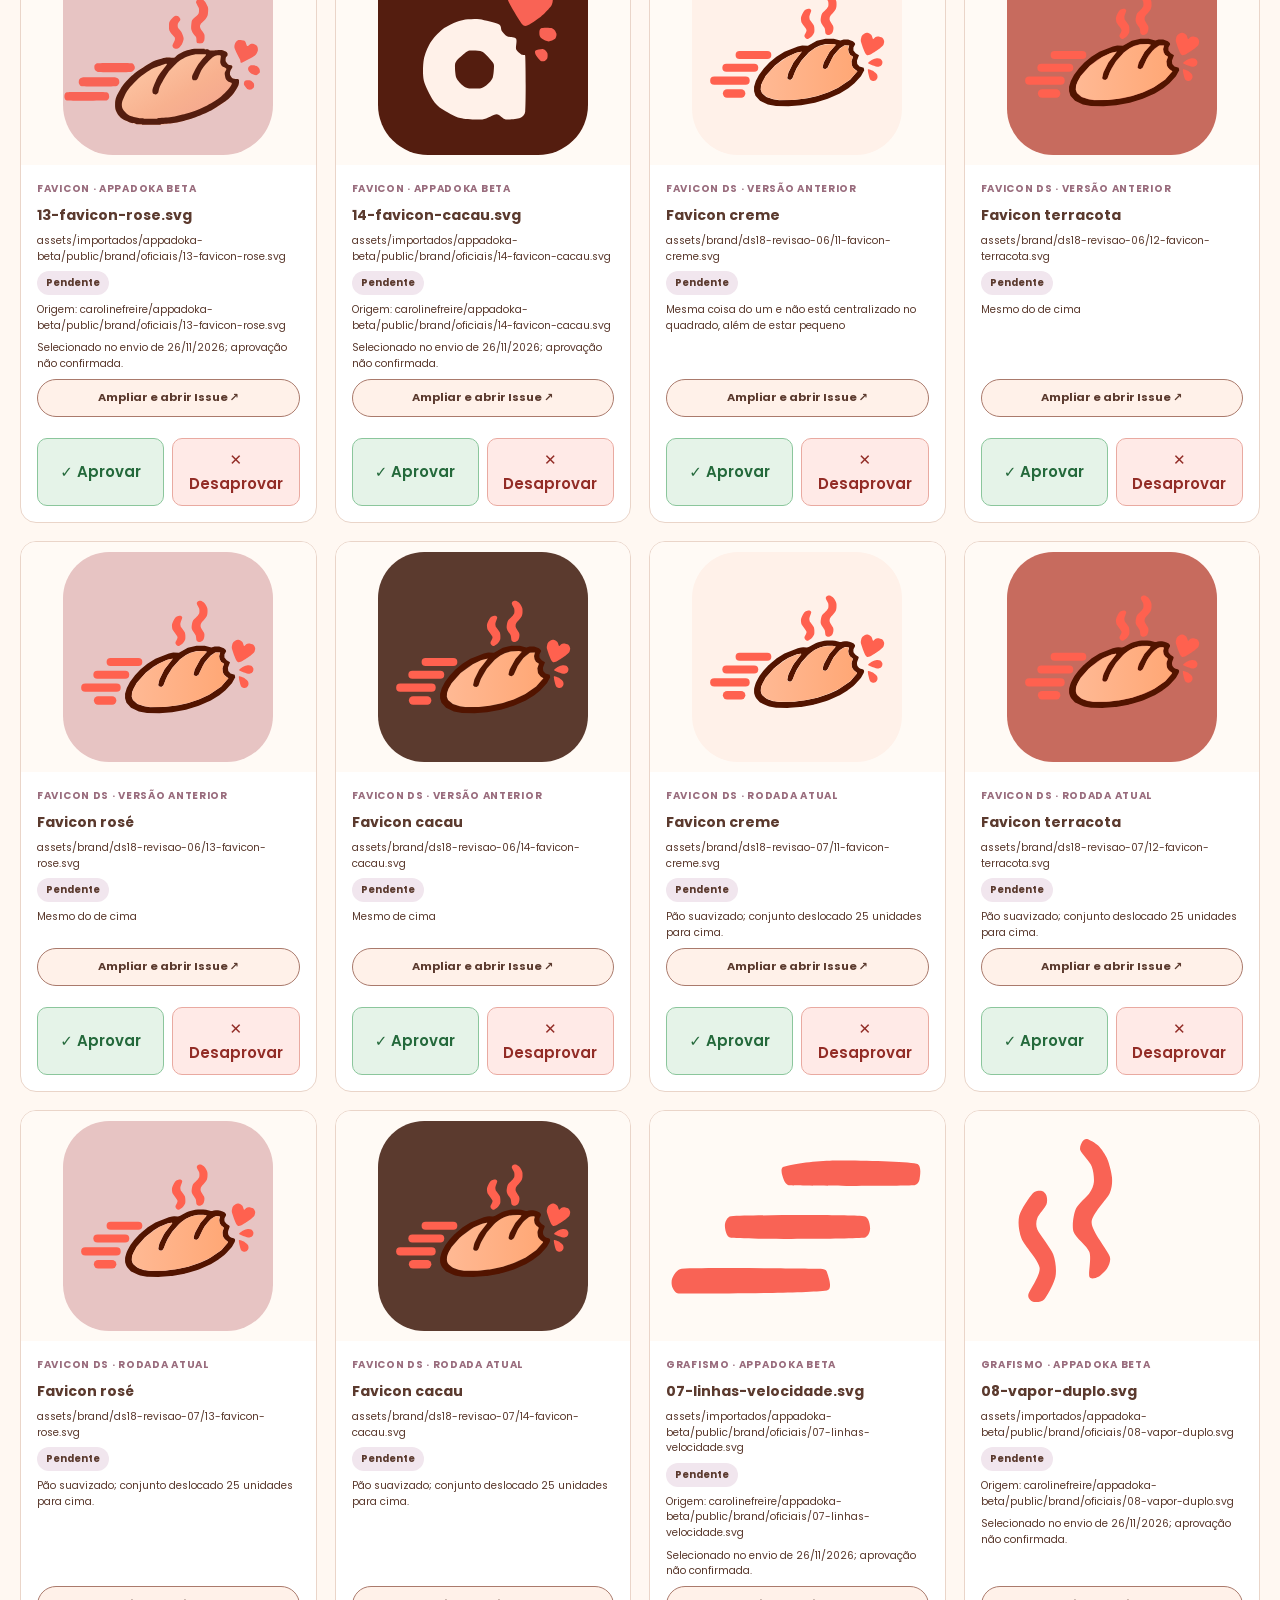
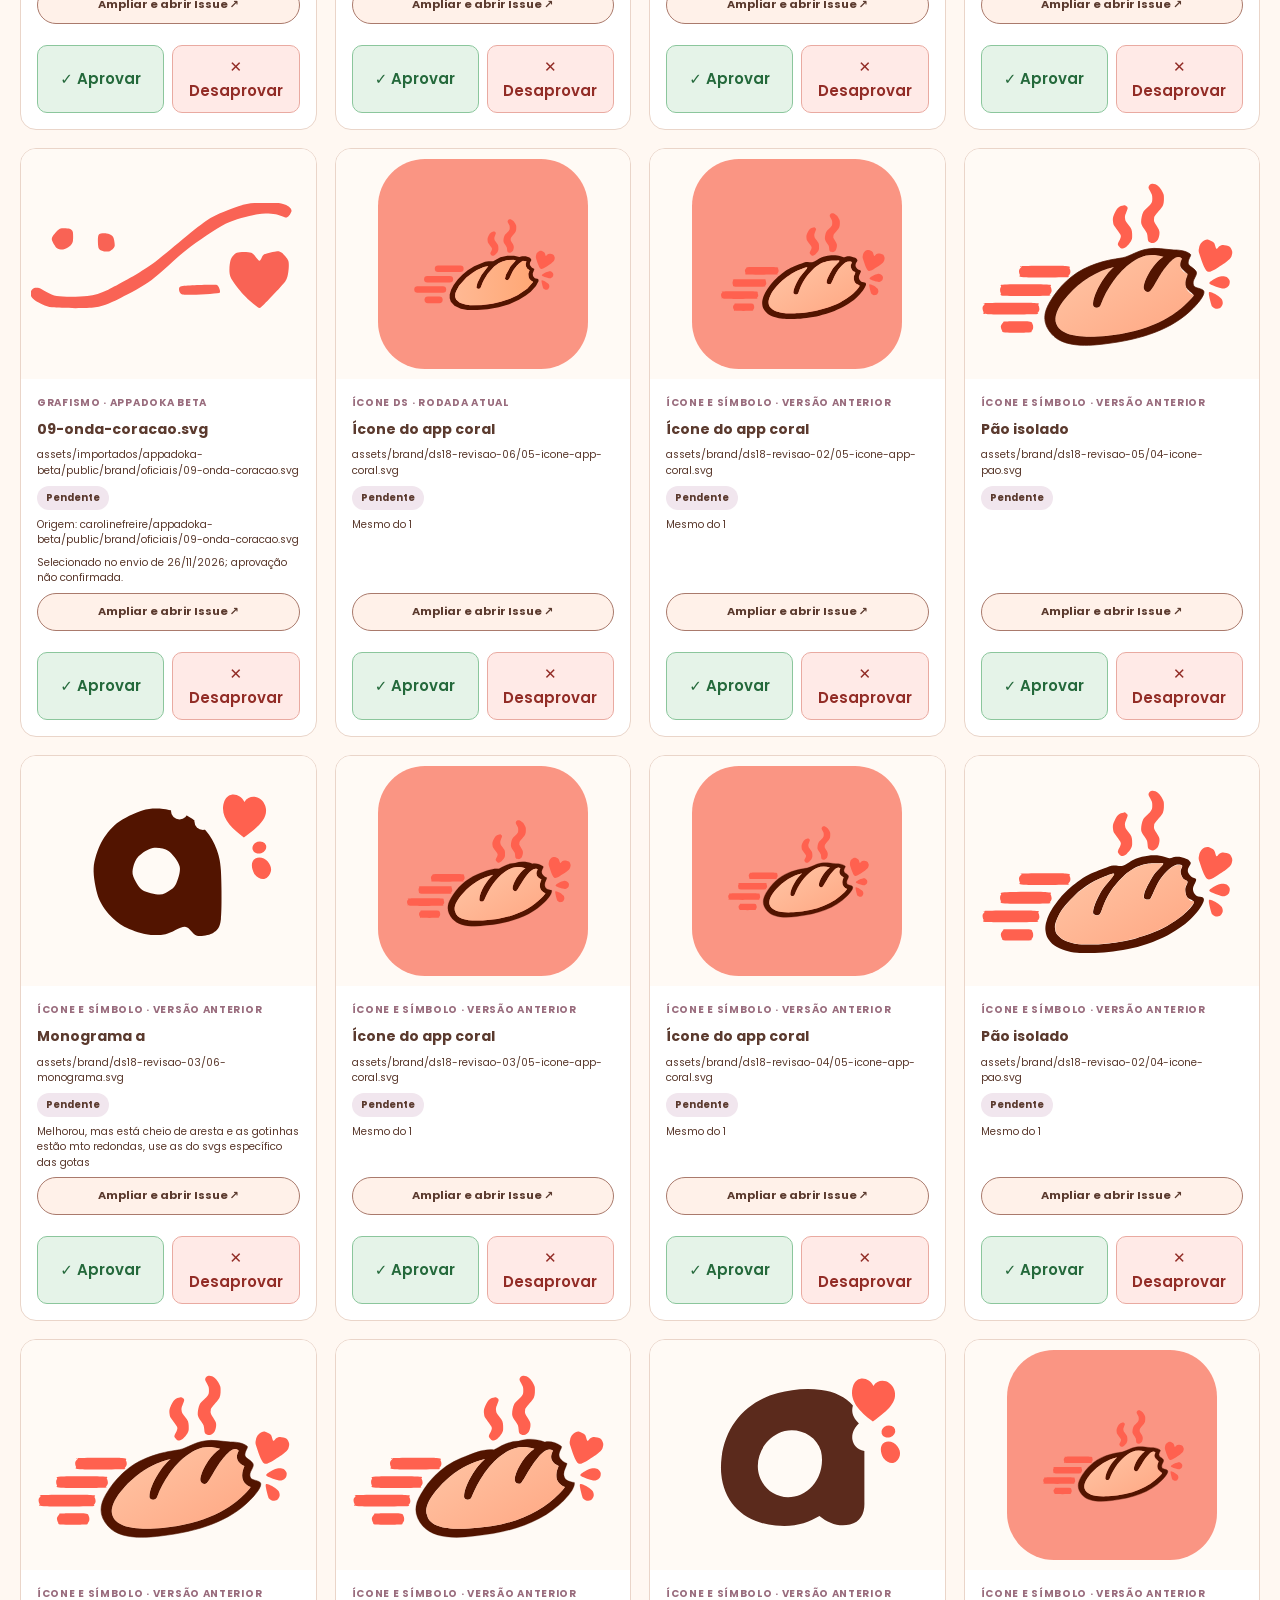
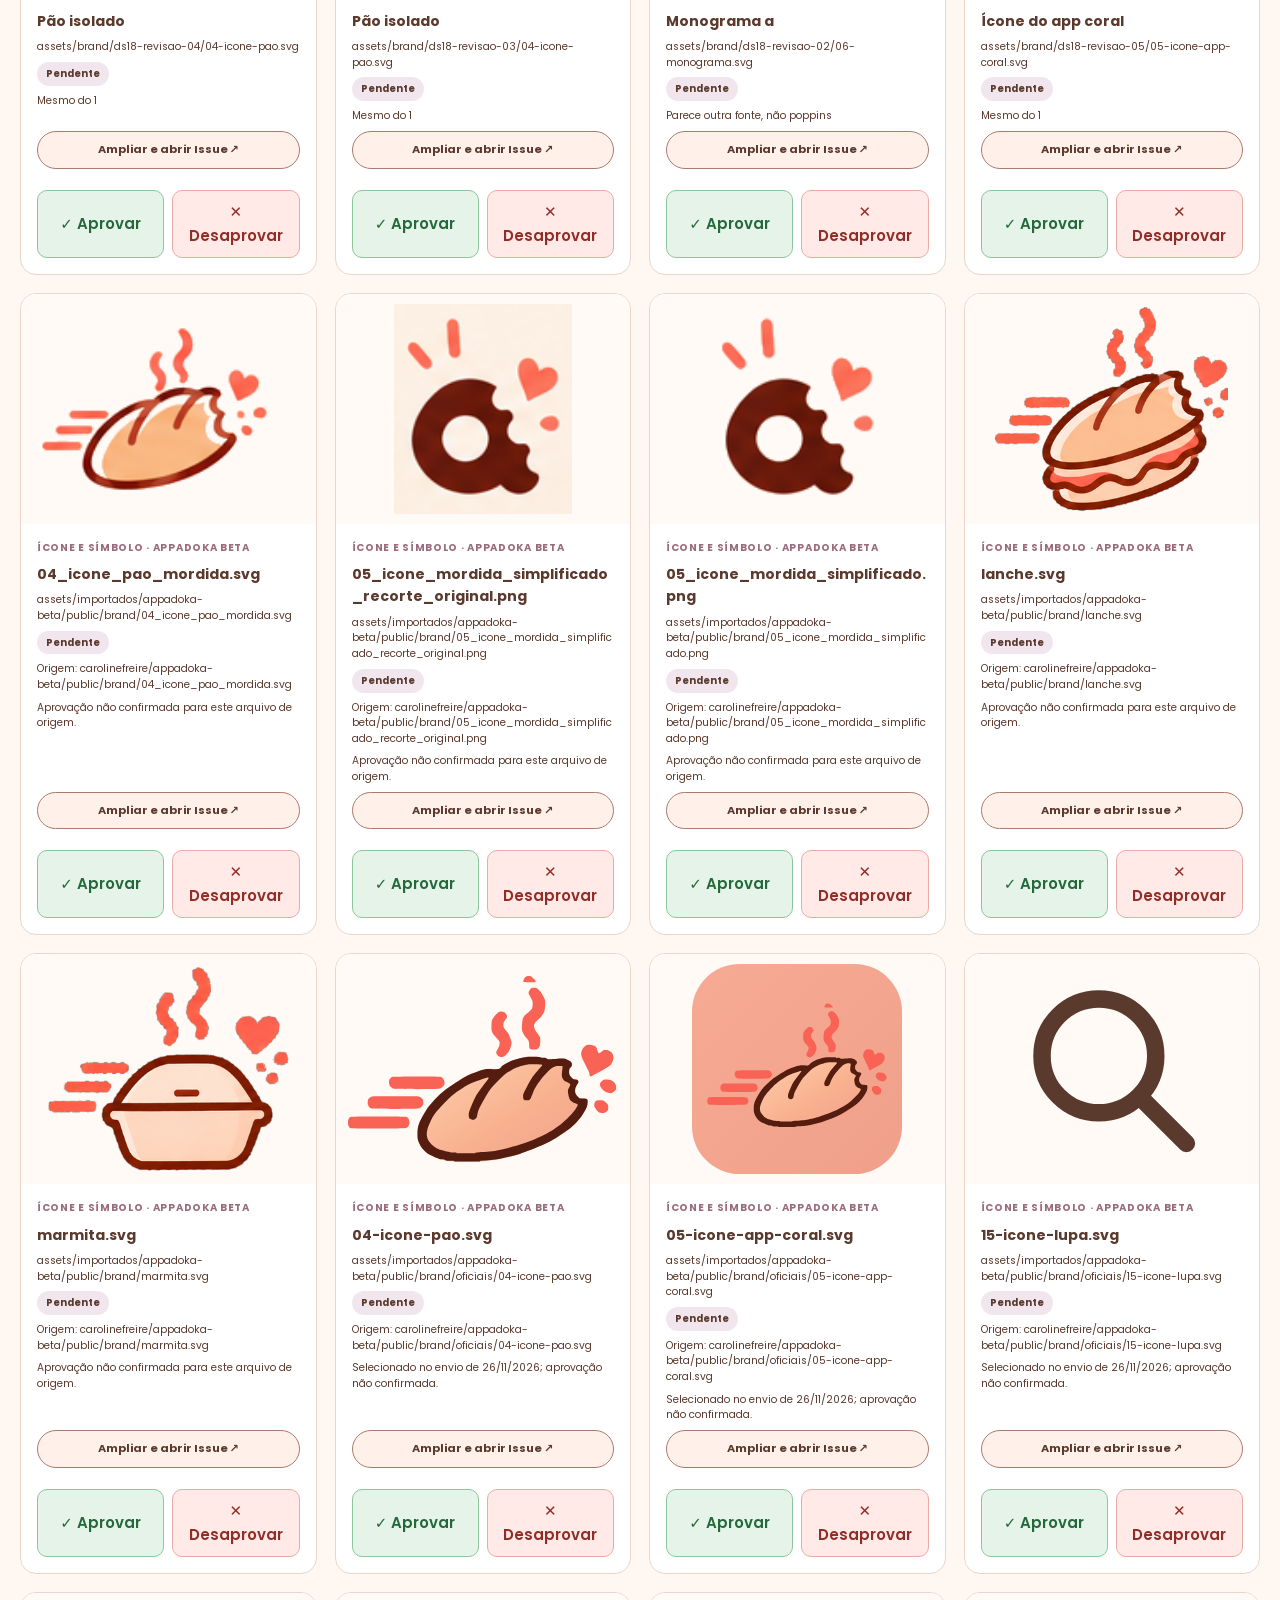
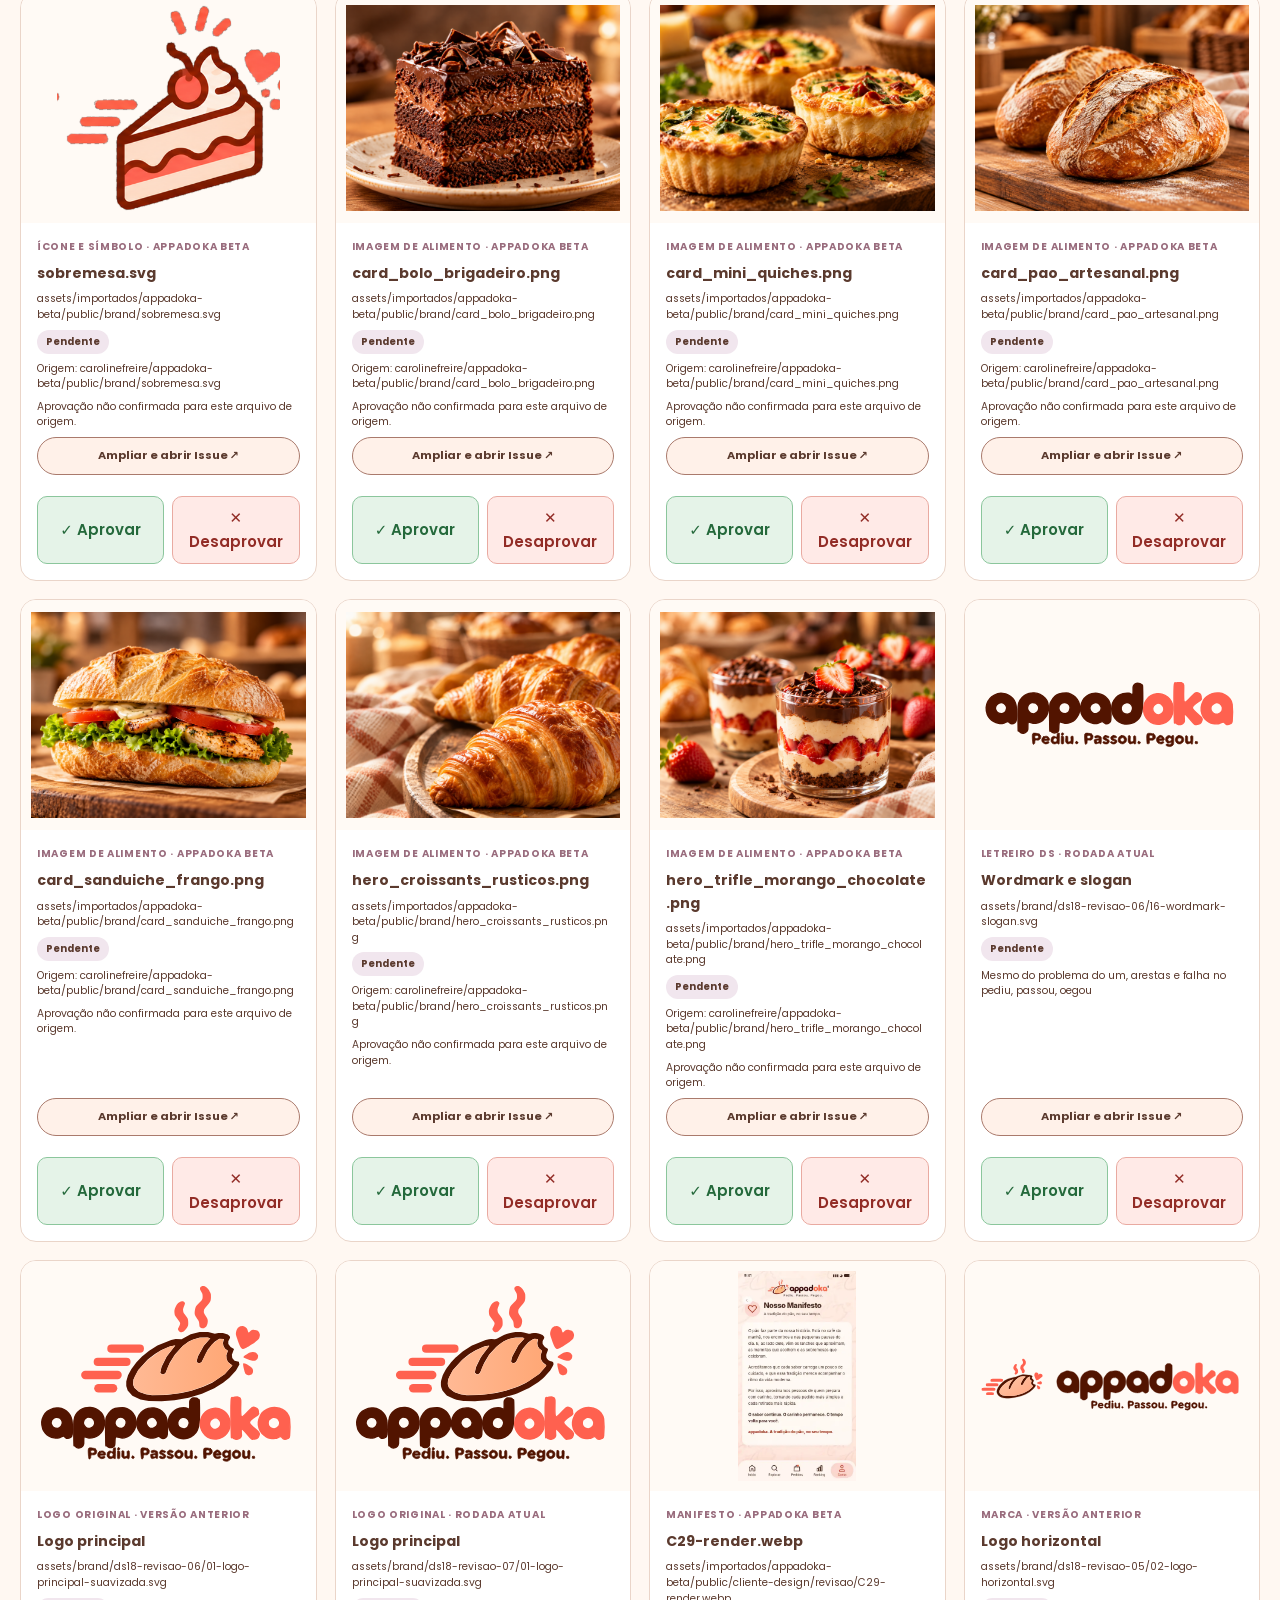
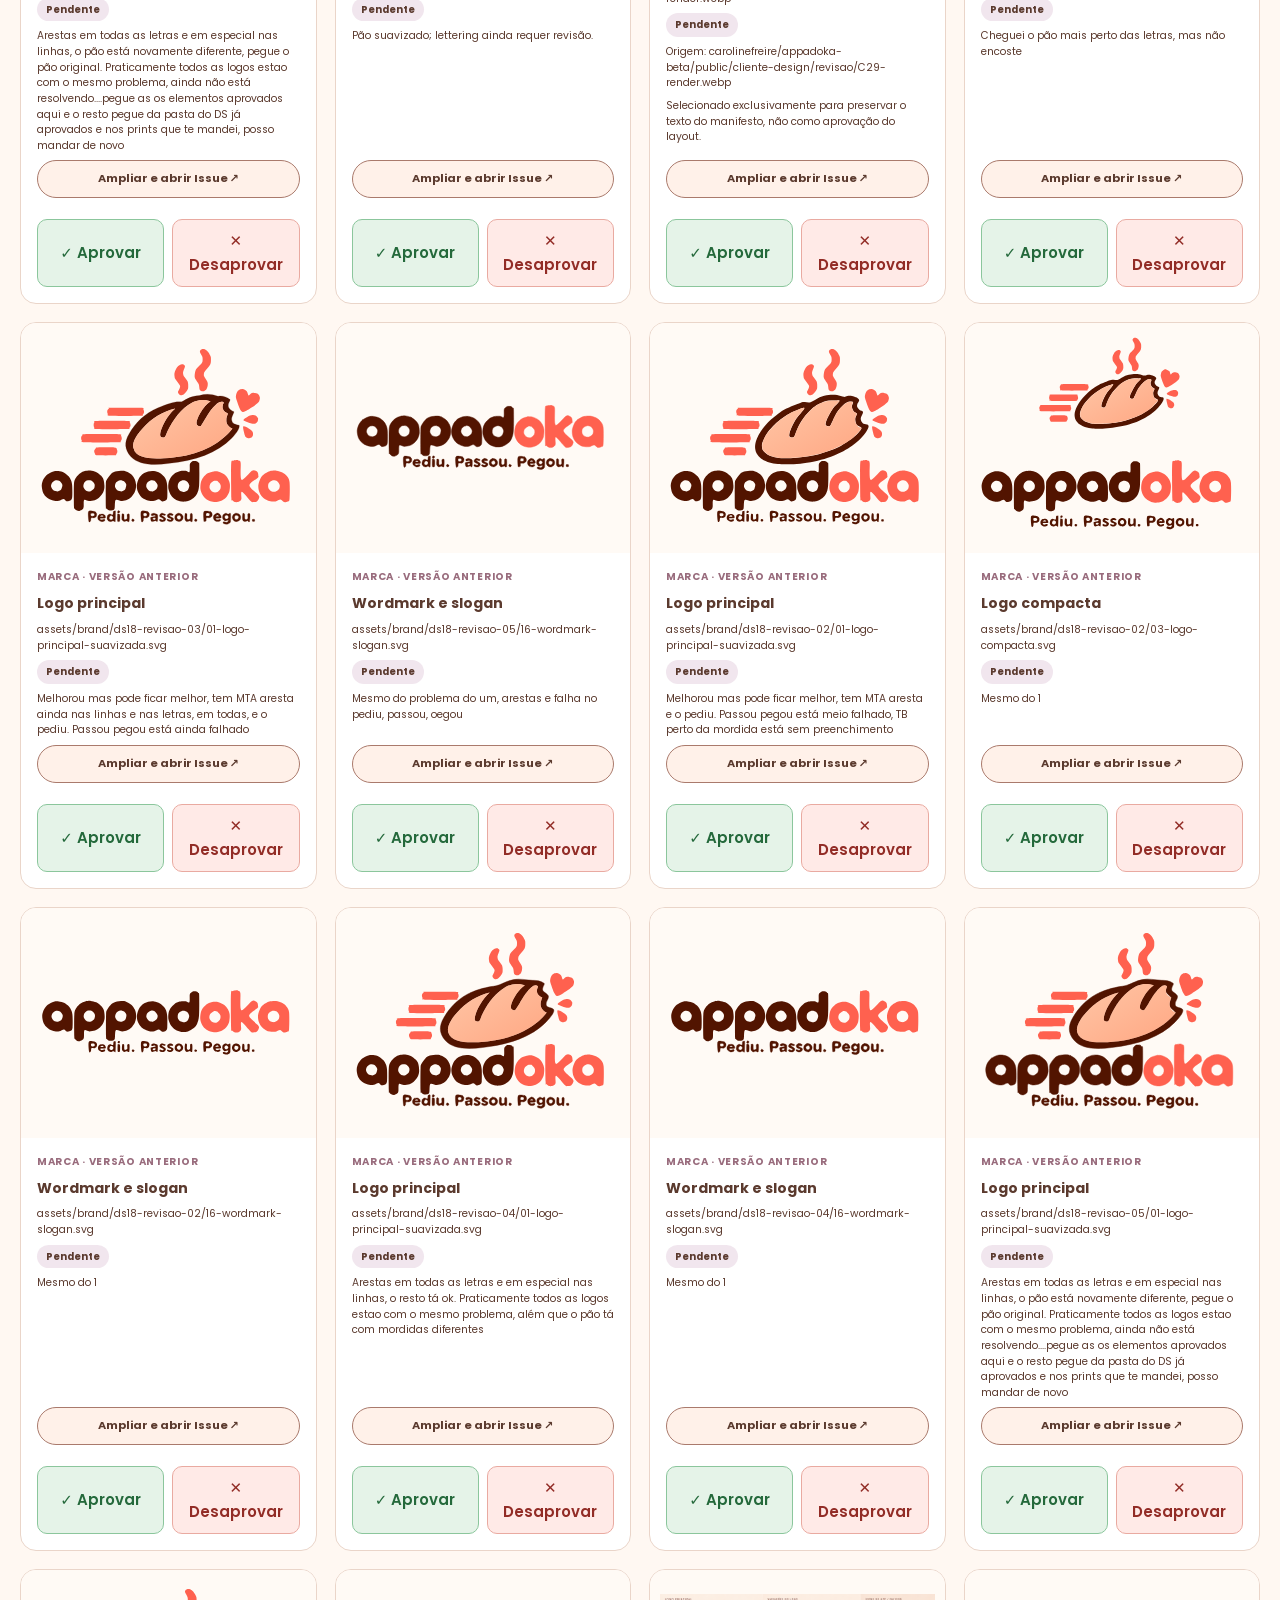
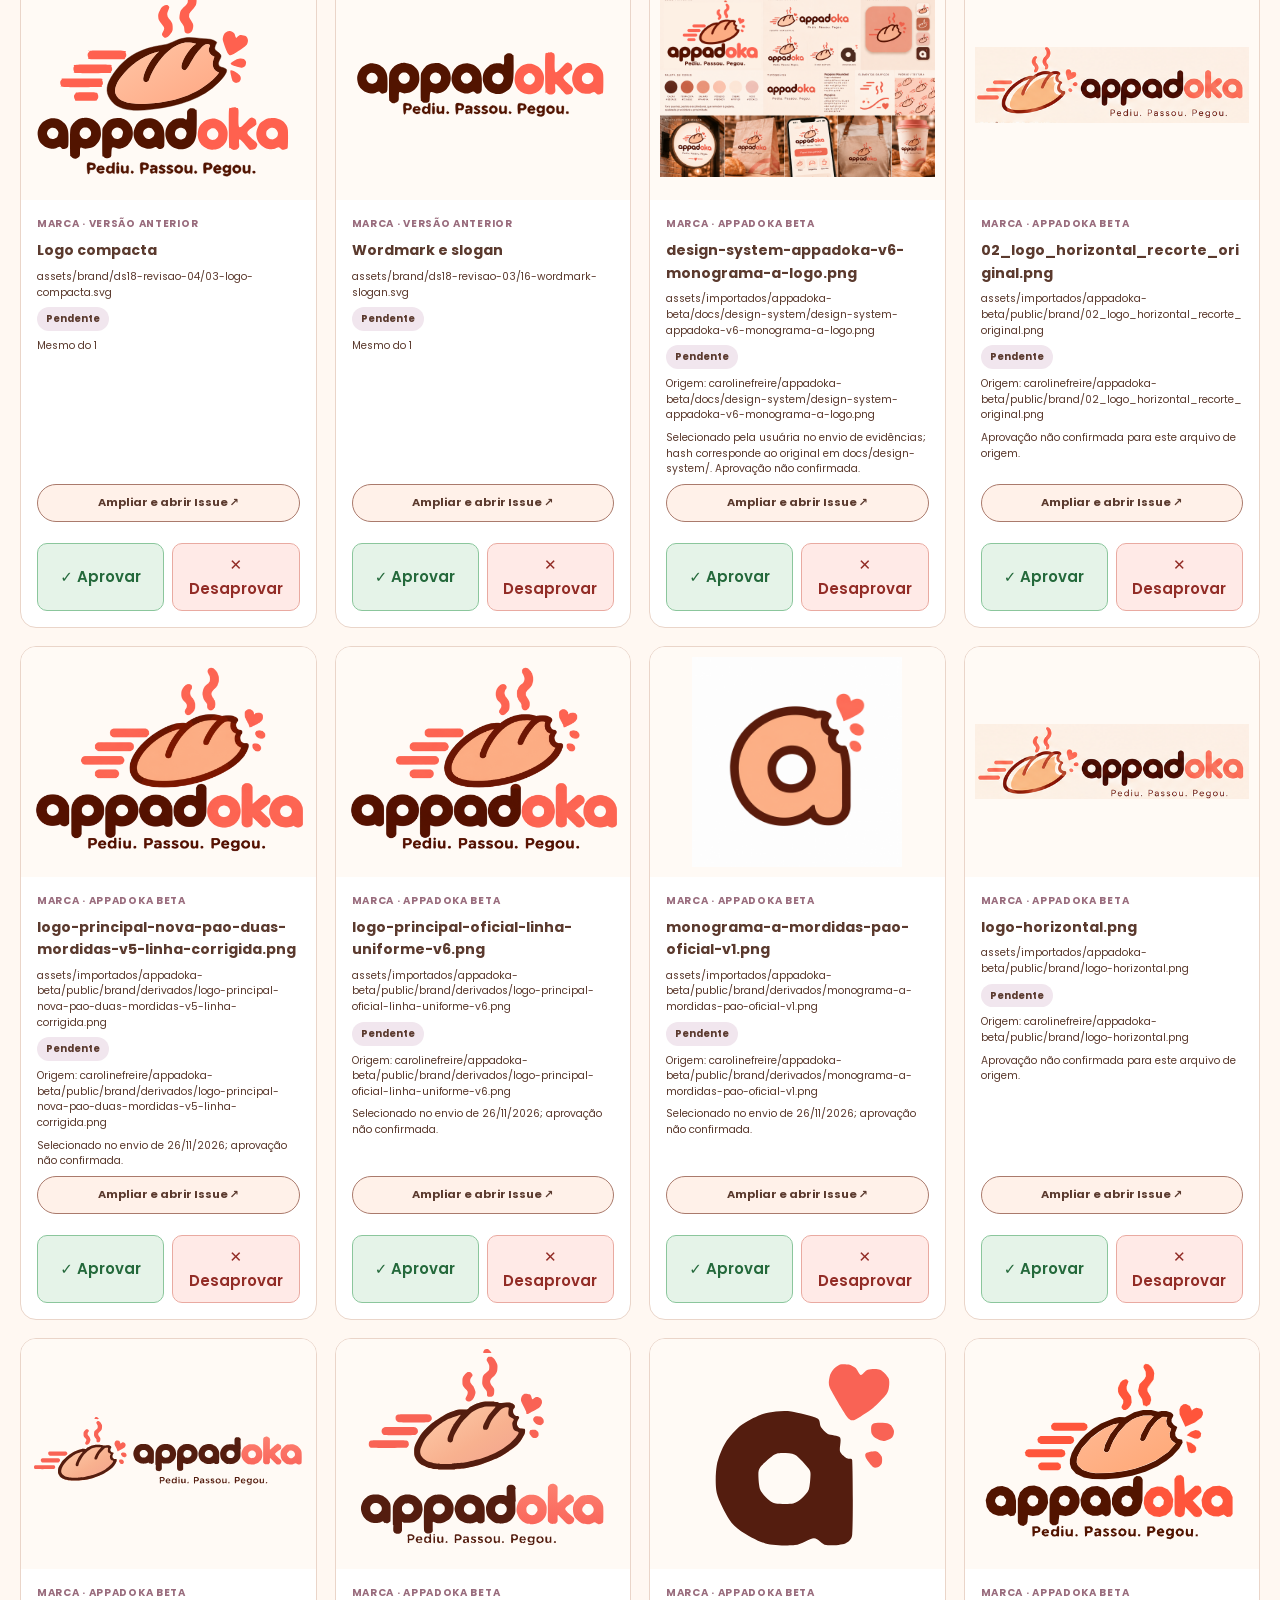
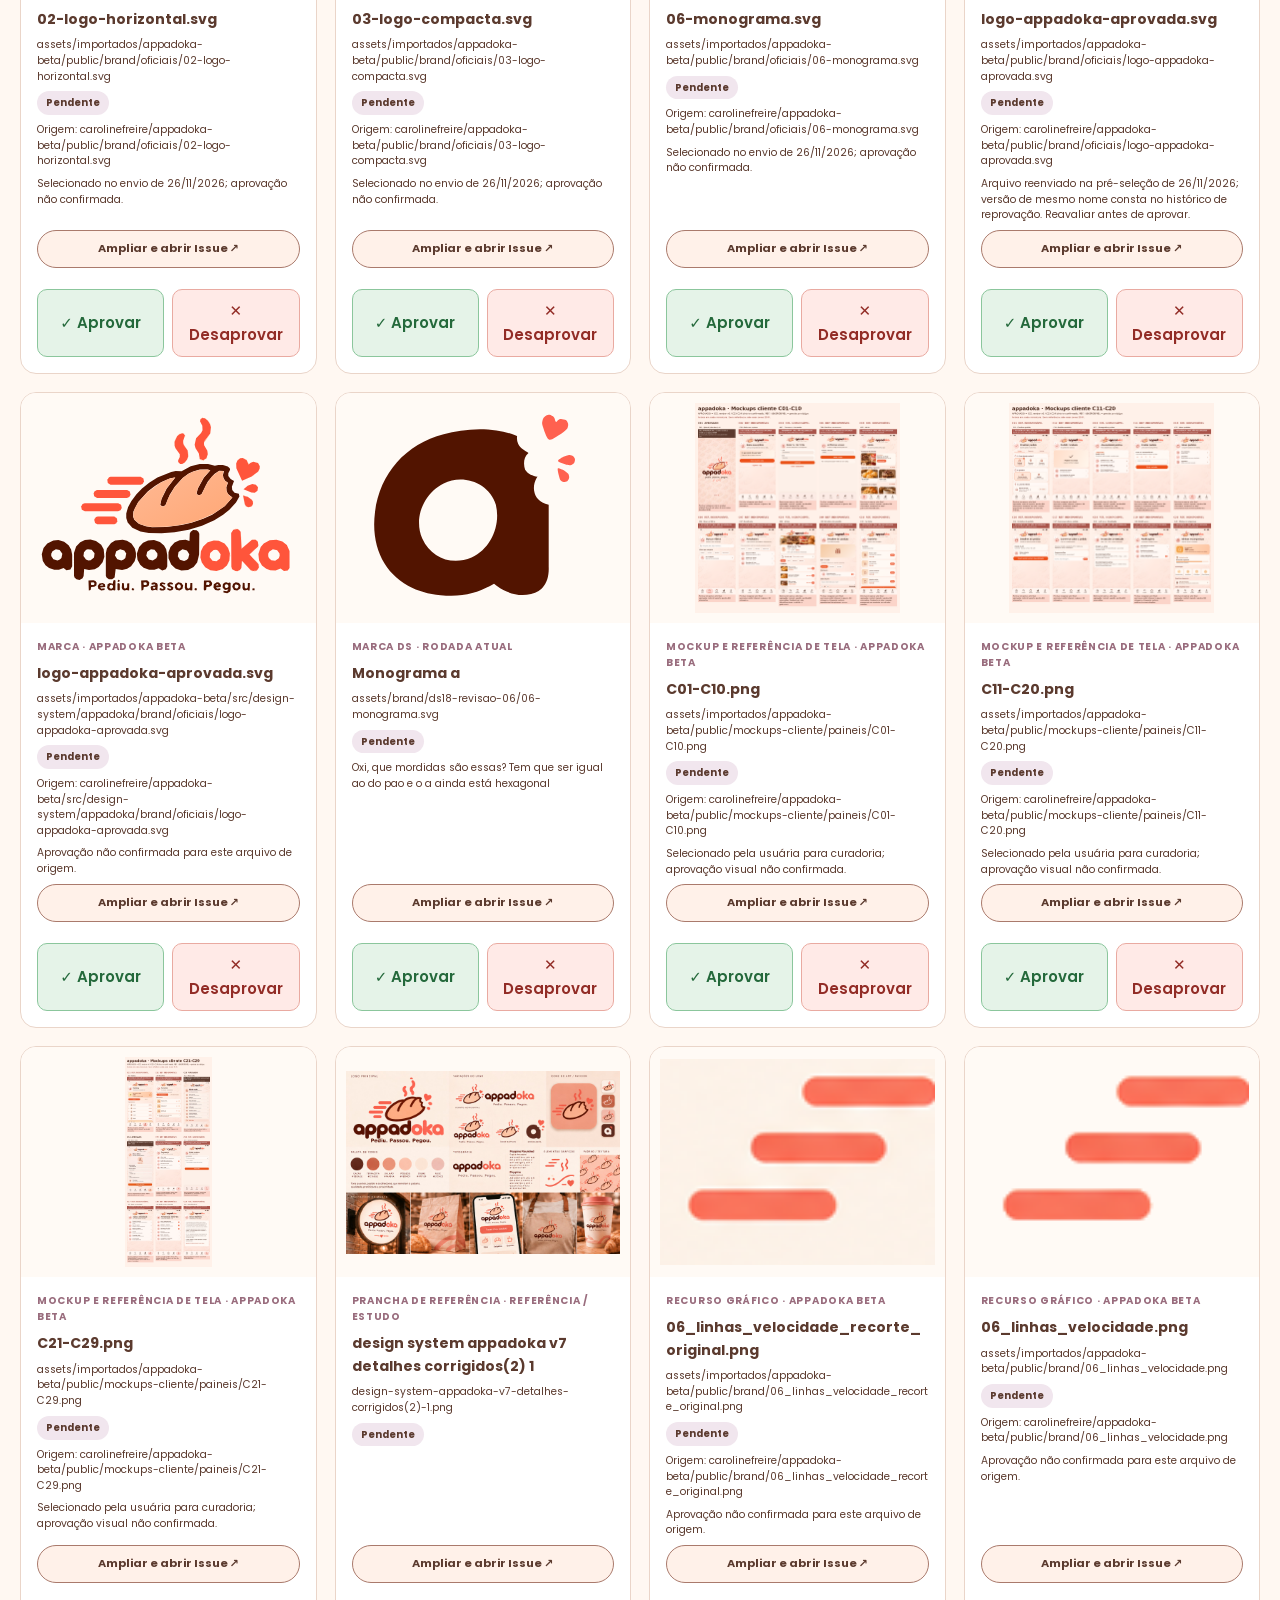
<file: curadoria.html>
<!doctype html>
<html lang="pt-BR"><head>
<meta charset="utf-8"><meta name="viewport" content="width=device-width,initial-scale=1">
<meta name="robots" content="index,follow">
<title>Curadoria · Design System Appadoka</title>
<link rel="preconnect" href="https://fonts.googleapis.com"><link rel="preconnect" href="https://fonts.gstatic.com" crossorigin><link href="https://fonts.googleapis.com/css2?family=Poppins:wght@400;500;600;700;800&display=swap" rel="stylesheet">
<link rel="stylesheet" href="styles.css"><link rel="stylesheet" href="curadoria.css?v=selecionados-1"><script src="curadoria.js?v=selecionados-1" defer></script>
</head><body>
<a class="skip-link" href="#revisao">Pular para a curadoria</a><div class="colorbar"></div>
<header class="site-header"><div class="container header-inner"><a class="brand" href="./"><span class="logo-fallback">Appadoka <small>Design System</small></span></a><a class="nav-admin" href="./">← Voltar às avaliações locais</a></div></header>
<main class="container admin-main" id="revisao">
  <div class="admin-hero"><span class="eyebrow">CURADORIA VISUAL · GALERIA PÚBLICA</span><h1>Avalie a imagem.<br><span class="gradient-text">Organize o acervo.</span></h1><p>Explore as artes disponíveis, amplie cada uma e registre observações em uma Issue do GitHub. Aprovações e reprovações são encaminhadas pelo GitHub para aplicação autorizada.</p></div>
  <section class="security-note" aria-label="Como funciona a curadoria"><span aria-hidden="true"></span><div><strong>Galeria aberta · decisões autorizadas</strong><p>Você pode visualizar imagens já publicadas e enviar pedidos de ajuste pelo GitHub Issues. É necessário entrar no GitHub para enviar uma Issue, mas isso não altera o Design System. Pedidos de aprovação ou exclusão exigem verificação de autorização antes de alterar o catálogo ou os arquivos.</p><p>Acervo selecionado na triagem, revisões anteriores do DS e recursos aprovados. Os arquivos não selecionados foram retirados do catálogo ativo.</p></div></section>
  <div class="admin-stats"><div><strong id="total">…</strong><span>Itens no catálogo</span></div><div><strong id="pendentes">…</strong><span>Sem aprovação confirmada</span></div><div><strong id="aprovados">…</strong><span>Aprovadas no catálogo</span></div></div>
  <div class="admin-toolbar"><label>Buscar imagem<input type="search" id="search" placeholder="Nome, tipo ou arquivo…"></label><label>Filtrar<select id="filter"><option value="todos">Todas</option><option value="pendente">Pendente</option><option value="aprovado">Aprovada</option><option value="reprovado_historico">Reprovado historicamente</option></select></label><label>Origem<select id="scope"><option value="todos">Todas as versões</option><option value="rodada_atual">Rodada atual</option><option value="acervo_oficial">Acervo oficial</option><option value="versoes_anteriores">Versões anteriores</option><option value="appadoka_beta">Appadoka beta · originais importados</option><option value="referencia_estudo">Referências e estudos</option></select></label><label>Categoria<select id="category"><option value="todos">Todas</option></select></label><div class="tool-actions"><button class="btn btn-secondary" type="button" id="export">Exportar JSON</button><a class="btn btn-secondary" href="https://github.com/carolinefreire/ds-appadoka-previa/issues" target="_blank" rel="noopener noreferrer">Ver solicitações ↗</a></div></div>
  <div id="status" class="admin-status" aria-live="polite"></div><div class="admin-gallery" id="admin-gallery"></div>
  <div class="admin-footnote"><h2>Sobre as prévias</h2><p>As prévias usam os arquivos preservados, incluindo SVGs em formato original. A Splash animada é uma composição pendente de aprovação.</p><a class="btn btn-primary" href="https://github.com/carolinefreire/ds-appadoka-previa/issues/new" target="_blank" rel="noopener noreferrer">Abrir Issue manual ↗</a></div>
</main>
<dialog class="admin-dialog decision-dialog" id="decision-dialog" aria-labelledby="decision-title"><div class="decision-content"><h2 id="decision-title">Confirmar reprovação?</h2><p id="decision-name"></p><p>Esta decisão solicita a exclusão do arquivo da prévia. Antes de excluir, será necessário verificar autorização e se outros recursos dependem dele. O histórico de decisões será preservado.</p><div class="curation-actions"><button type="button" id="decision-cancel">Cancelar</button><button type="button" id="decision-confirm" class="curation-reject">Confirmar reprovação e solicitar exclusão</button></div></div></dialog>
<dialog class="admin-dialog" id="action-dialog"><form method="dialog" class="dialog-layout"><div class="dialog-head"><div><small id="dialog-category"></small><h2 id="dialog-title">Revisar imagem</h2></div><button type="button" id="dialog-close" aria-label="Fechar">×</button></div><div class="dialog-image"><img id="dialog-preview" alt=""><div id="private-preview" class="private-preview" hidden><p>Prévia indisponível publicamente. Consulte o arquivo da prévia no GitHub.</p><a id="private-view" target="_blank" rel="noopener noreferrer" href="#">Abrir arquivo no navegador ↗</a></div></div><div class="dialog-controls"><a id="direct-preview" class="btn btn-secondary" target="_blank" rel="noopener noreferrer">Abrir prévia no navegador ↗</a><label for="dialog-note">Descreva o ajuste ou observação</label><textarea id="dialog-note" rows="3" placeholder="Descreva o que deve ser corrigido ou mantido."></textarea><div class="dialog-actions"><button type="button" id="alter" class="action-alter">✎ Abrir Issue de ajuste</button><p>O SVG em avaliação será incluído na Issue. Para acrescentar um print ou outra imagem, use o botão de anexar arquivos no editor do GitHub antes de enviar.</p></div><p class="dialog-help" id="dialog-help" role="status">Uma Issue registra o pedido para revisão. Não altera nem exclui arquivos.</p></div></form></dialog>
<footer class="footer"><div class="container footer-bottom"><span>Appadoka · Design System</span><a href="./">Avaliações locais ↑</a></div></footer>
</body></html>
</file>
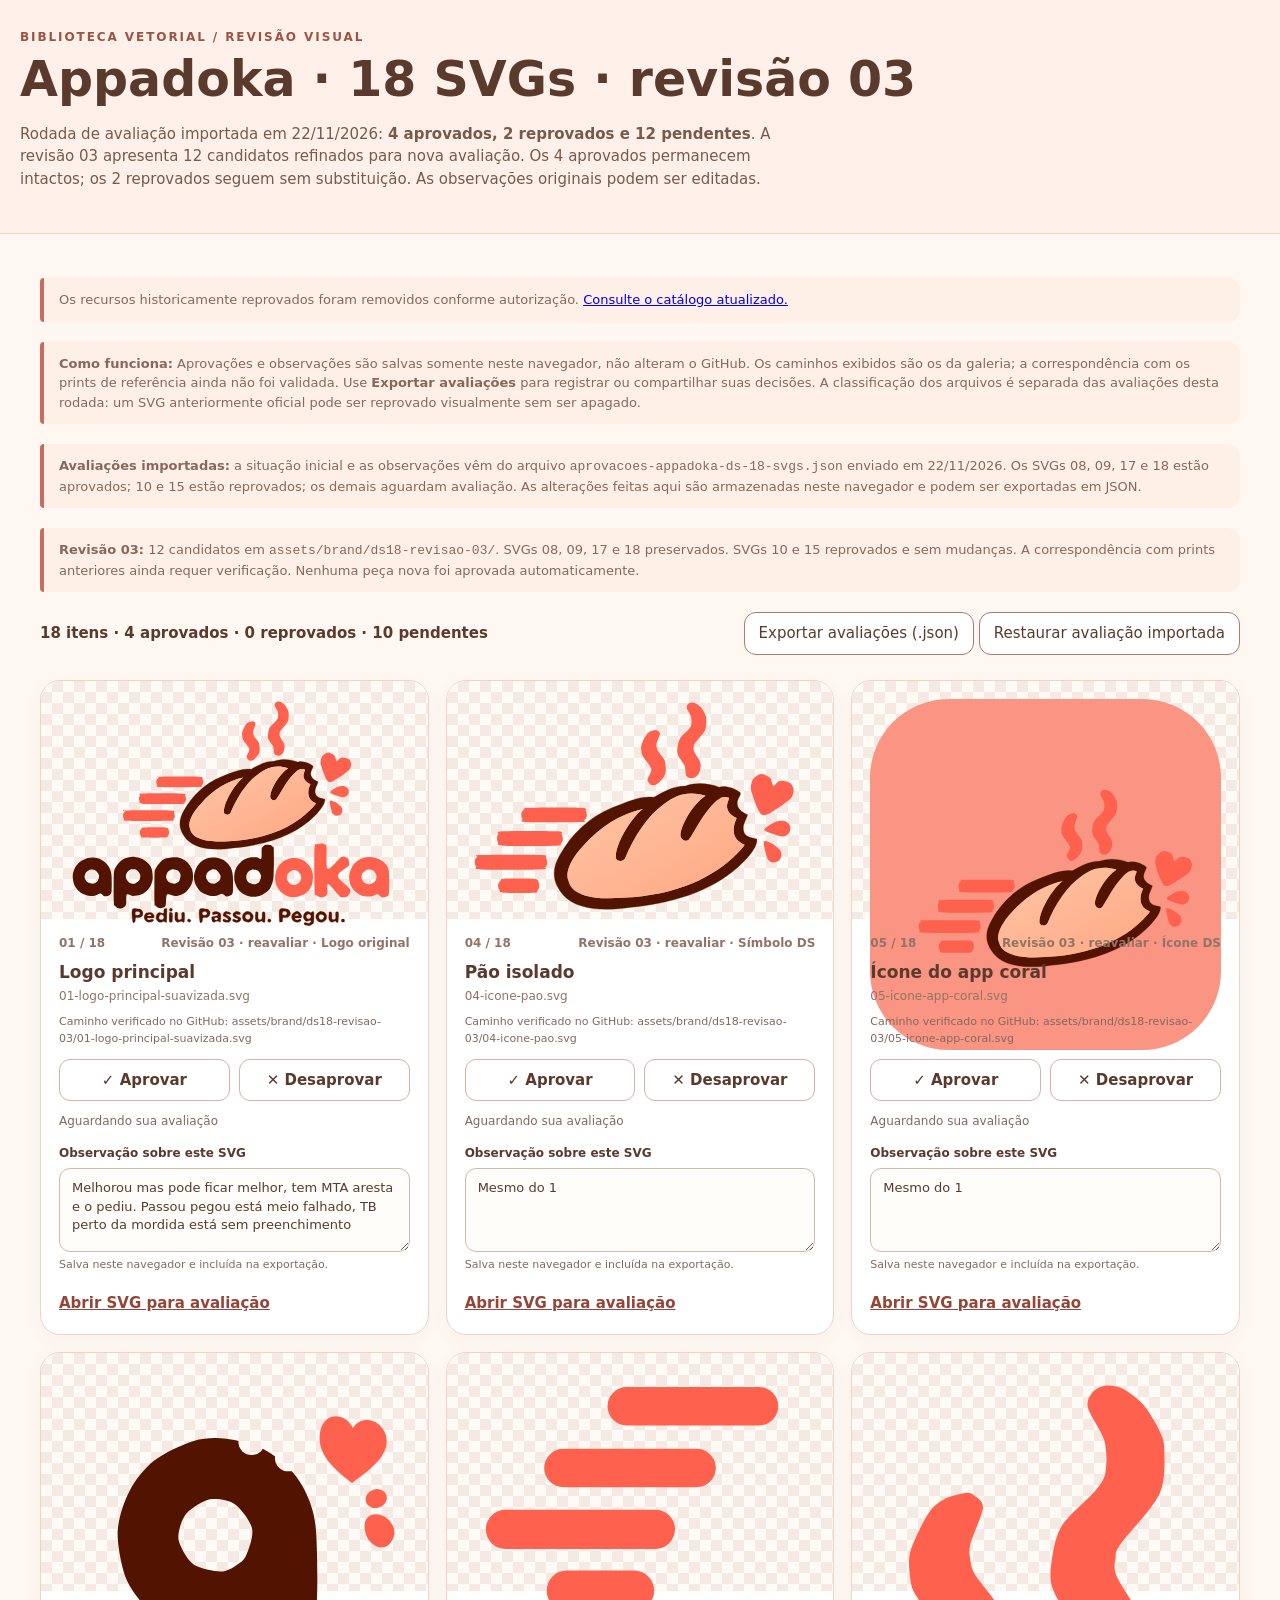
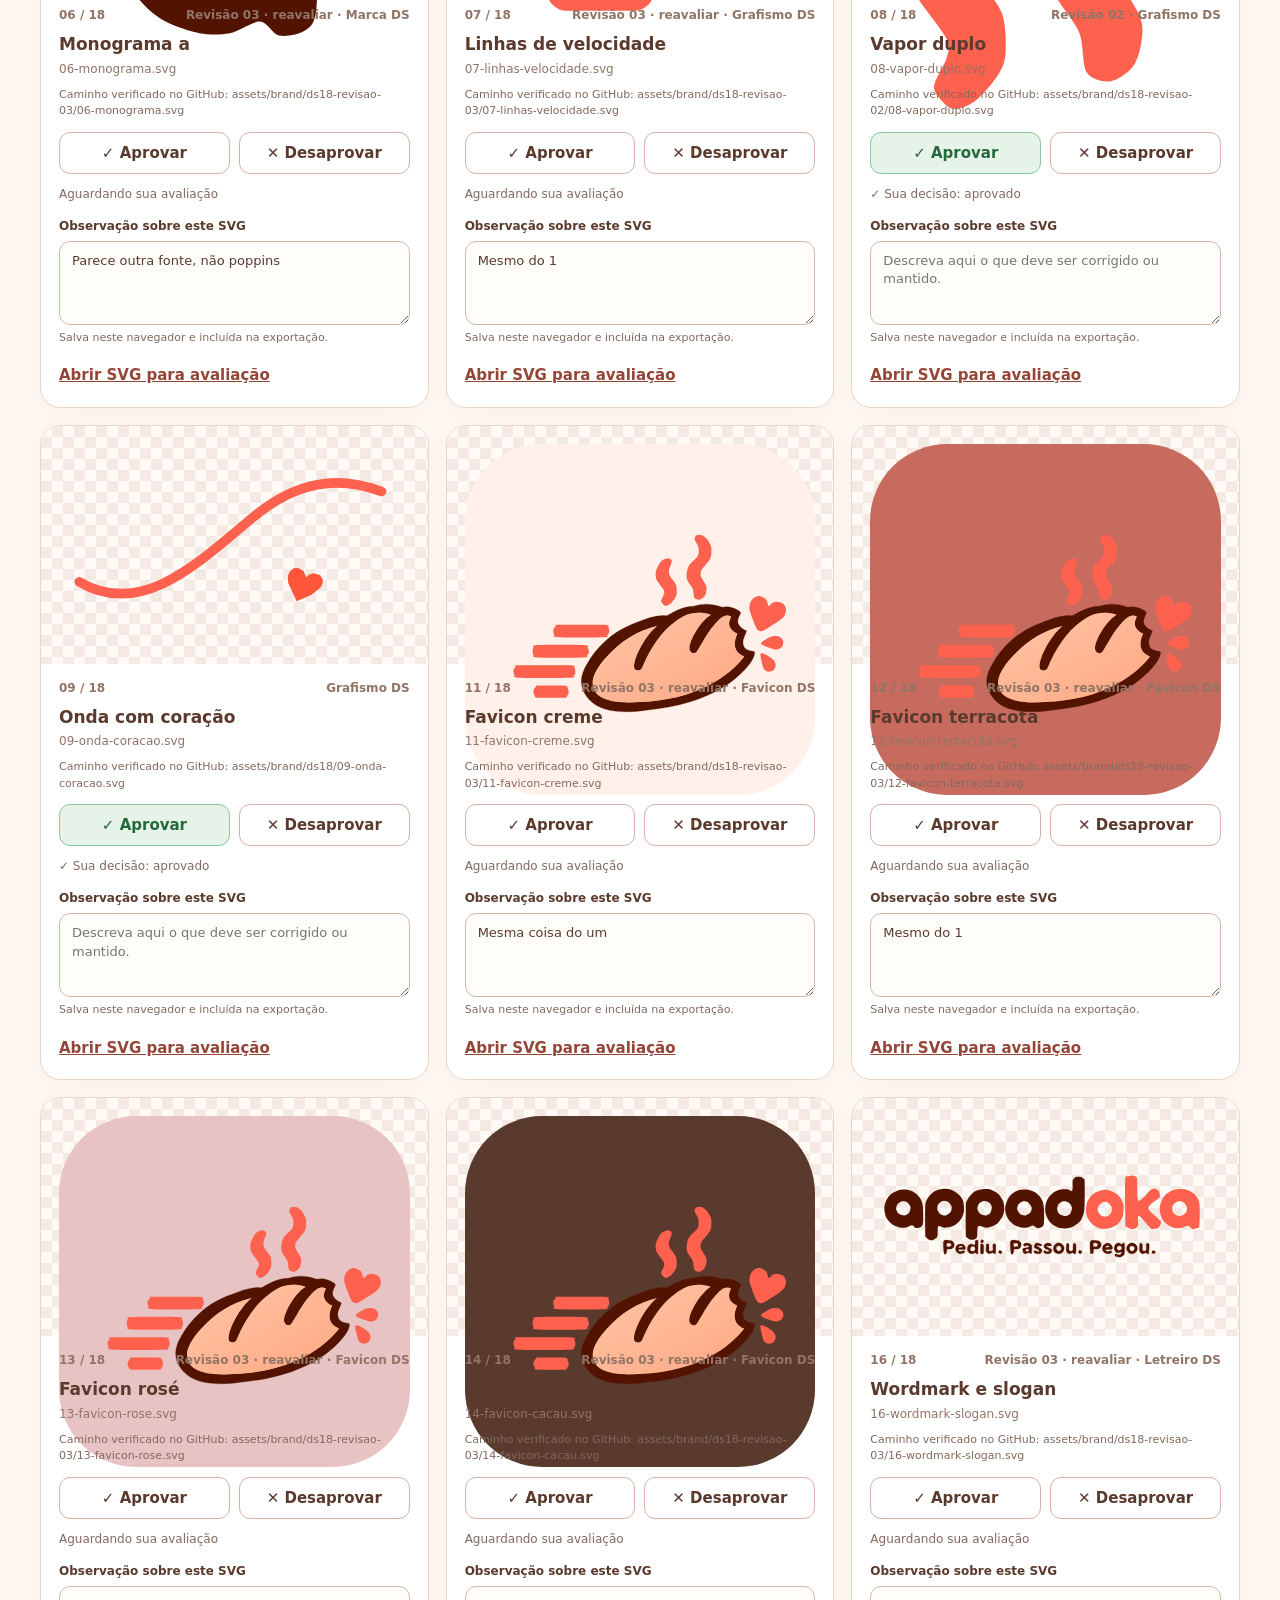
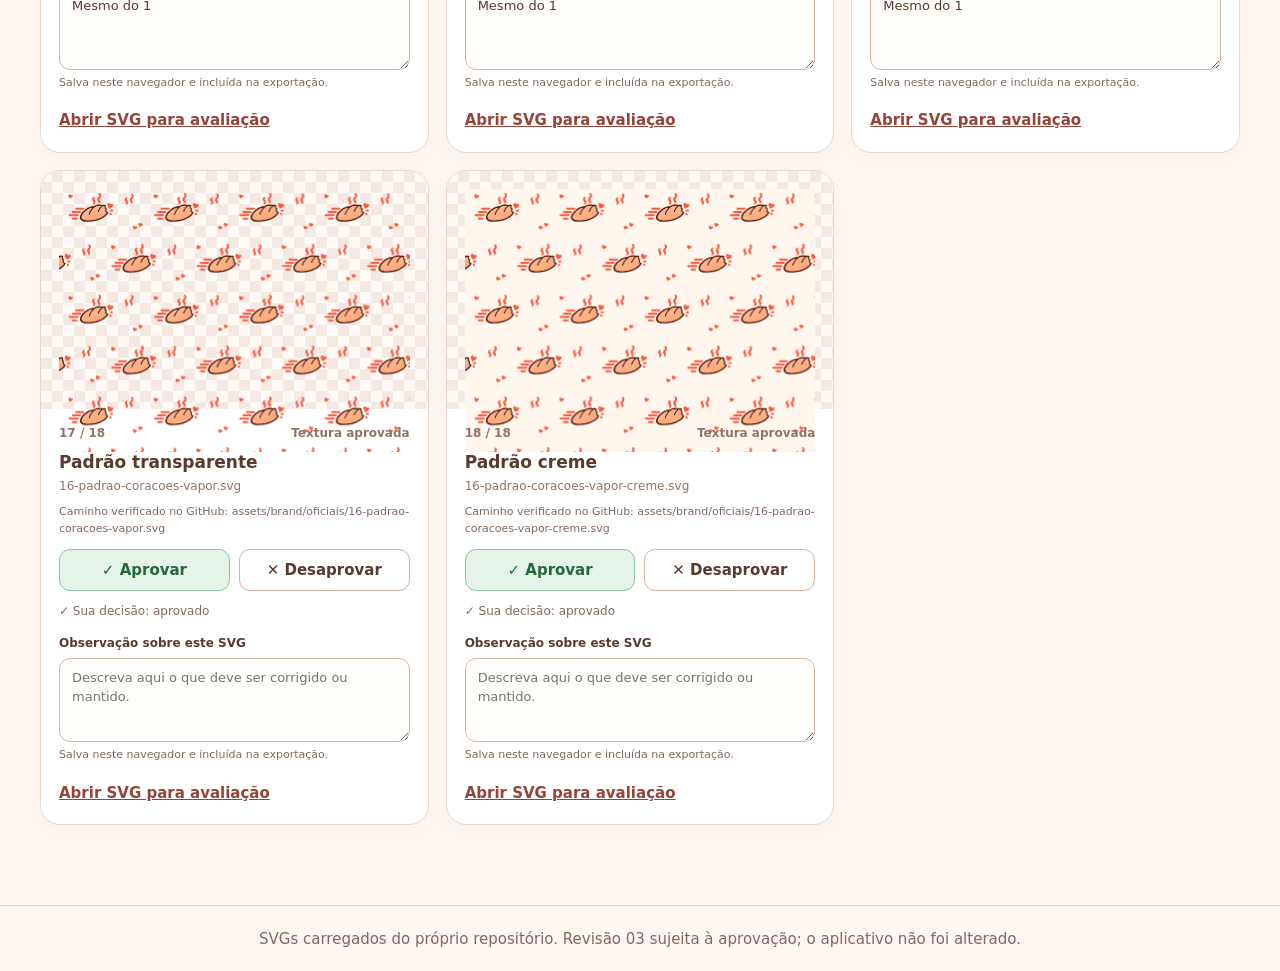
<file: galeria-svgs.html>
<!doctype html><html lang="pt-BR"><head><meta charset="UTF-8"><meta name="viewport" content="width=device-width,initial-scale=1"><meta name="theme-color" content="#fff2e9"><title>Appadoka · Galeria histórica</title><style>:root{--cacau:#5b3a2e;--salmao:#f56556;--creme:#fff1e9;--borda:#ead5c9}*{box-sizing:border-box}html{scroll-behavior:smooth}body{margin:0;background:#fff8f2;color:var(--cacau);font:15px/1.5 system-ui,-apple-system,Arial,sans-serif}header{padding:28px max(20px,calc((100vw - 1240px)/2));background:var(--creme);border-bottom:1px solid var(--borda)}h1{font-size:clamp(29px,4vw,49px);line-height:1.12;margin:7px 0}h2{font-size:17px;margin:8px 0 2px}main{max-width:1240px;margin:0 auto;padding:24px 20px 80px}.eyebrow{text-transform:uppercase;letter-spacing:.16em;font-size:12px;color:#9c5344;font-weight:800}.subtitle{max-width:800px;color:#775a4b}.toolbar{display:flex;gap:12px;align-items:center;flex-wrap:wrap;justify-content:space-between;margin:18px 0 25px}.counter{font-weight:800}.counter span{font-variant-numeric:tabular-nums}.toolbar button{font:inherit;padding:9px 14px;border-radius:12px;border:1px solid #aa7a6c;background:white;color:var(--cacau);cursor:pointer}.grid{display:grid;grid-template-columns:repeat(3,minmax(0,1fr));gap:17px}.tile{border:1px solid var(--borda);border-radius:20px;overflow:hidden;background:white;min-width:0;box-shadow:0 5px 20px #5b3a2e0a}.art{height:238px;display:grid;place-items:center;padding:18px;background-color:#fffaf5;background-image:linear-gradient(45deg,#f5eae3 25%,transparent 25%),linear-gradient(-45deg,#f5eae3 25%,transparent 25%),linear-gradient(45deg,transparent 75%,#f5eae3 75%),linear-gradient(-45deg,transparent 75%,#f5eae3 75%);background-size:22px 22px;background-position:0 0,0 11px,11px -11px,-11px 0}.art img{width:100%;height:100%;object-fit:contain}.info{padding:15px 18px 20px}.topline{display:flex;gap:10px;justify-content:space-between;color:#927467;font-size:12px;font-weight:700}.file{margin:1px 0 15px;color:#907465;overflow-wrap:anywhere;font-size:12px}.vote{display:grid;grid-template-columns:1fr 1fr;gap:9px}.vote button{border-radius:11px;min-height:42px;font:inherit;font-weight:750;border:1px solid #d9b1a5;color:var(--cacau);background:#fff;cursor:pointer}.vote button:hover{background:#fff1e9}.vote button.approve[aria-pressed="true"]{background:#e5f3e8;color:#24693b;border-color:#8bc69c}.vote button.reject[aria-pressed="true"]{background:#ffeae7;color:#ae342d;border-color:#e9aaa1}.decision{font-size:12px;color:#83695e;margin:11px 0 4px;min-height:17px}.source-path{font-size:11px;color:#80695e;overflow-wrap:anywhere;margin:-6px 0 12px}.note-wrap{display:block;margin:14px 0 12px}.note-label{display:block;font-size:12px;font-weight:750;color:var(--cacau);margin-bottom:6px}.note-input{display:block;width:100%;min-height:84px;border:1px solid #d7b7a8;border-radius:11px;background:#fffdfa;color:var(--cacau);font:inherit;font-size:13px;line-height:1.4;padding:10px 12px;resize:vertical}.note-input:focus{outline:2px solid #c76b5e;outline-offset:1px}.note-tip{display:block;font-size:11px;color:#82695e;margin-top:5px}.view{display:inline-block;color:#954538;font-weight:750;margin-top:6px}.hint{font-size:13px;color:#87685b;background:#fff0e7;border-left:4px solid #c76b5e;padding:12px 15px;border-radius:4px 12px 12px 4px;margin:20px 0}footer{border-top:1px solid var(--borda);padding:22px;text-align:center;color:#83675a}@media(max-width:940px){.grid{grid-template-columns:repeat(2,minmax(0,1fr))}}@media(max-width:620px){.grid{grid-template-columns:1fr}.art{height:280px}}</style></head><body><header><div class="eyebrow">Biblioteca vetorial / revisão visual</div><h1>Appadoka · 18 SVGs · revisão 03</h1><p class="subtitle">Rodada de avaliação importada em 22/11/2026: <strong>4 aprovados, 2 reprovados e 12 pendentes</strong>. A revisão 03 apresenta 12 candidatos refinados para nova avaliação. Os 4 aprovados permanecem intactos; os 2 reprovados seguem sem substituição. As observações originais podem ser editadas.</p></header><main><p class="hint">Os recursos historicamente reprovados foram removidos conforme autorização. <a href="curadoria.html">Consulte o catálogo atualizado.</a></p><p class="hint"><strong>Como funciona:</strong> Aprovações e observações são salvas somente neste navegador, não alteram o GitHub. Os caminhos exibidos são os da galeria; a correspondência com os prints de referência ainda não foi validada. Use <strong>Exportar avaliações</strong> para registrar ou compartilhar suas decisões. A classificação dos arquivos é separada das avaliações desta rodada: um SVG anteriormente oficial pode ser reprovado visualmente sem ser apagado.</p><p class="hint" id="rodada-registrada"><strong>Avaliações importadas:</strong> a situação inicial e as observações vêm do arquivo <code>aprovacoes-appadoka-ds-18-svgs.json</code> enviado em 22/11/2026. Os SVGs 08, 09, 17 e 18 estão aprovados; 10 e 15 estão reprovados; os demais aguardam avaliação. As alterações feitas aqui são armazenadas neste navegador e podem ser exportadas em JSON.</p><p class="hint" id="revisao-03"><strong>Revisão 03:</strong> 12 candidatos em <code>assets/brand/ds18-revisao-03/</code>. SVGs 08, 09, 17 e 18 preservados. SVGs 10 e 15 reprovados e sem mudanças. A correspondência com prints anteriores ainda requer verificação. Nenhuma peça nova foi aprovada automaticamente.</p><div class="toolbar"><div class="counter" id="counter">18 itens · <span id="approvedCount">4</span> aprovados · <span id="rejectedCount">2</span> reprovados · <span id="pendingCount">12</span> pendentes</div><div><button id="export" type="button">Exportar avaliações (.json)</button> <button id="clear" type="button">Restaurar aprovação atual</button></div></div><div class="grid"><article class="tile" data-id="01" data-file="assets/brand/ds18-revisao-03/01-logo-principal-suavizada.svg"><div class="art"><img src="assets/brand/ds18-revisao-03/01-logo-principal-suavizada.svg" alt="Logo principal revisão 02" loading="lazy"></div><div class="info"><div class="topline"><span class="index">01 / 18</span><span class="kind">Revisão 03 · reavaliar · Logo original</span></div><h2>Logo principal</h2><p class="file">01-logo-principal-suavizada.svg</p><div class="vote" aria-label="Avaliação de Logo principal"><button class="approve" type="button" data-vote="aprovado" aria-pressed="false">✓ Aprovar</button><button class="reject" type="button" data-vote="reprovado" aria-pressed="false">✕ Desaprovar</button></div><p class="decision" aria-live="polite">Aguardando sua avaliação</p><label class="note-wrap" for="note-01"><span class="note-label">Observação sobre este SVG</span><textarea class="note-input" id="note-01" data-observation="01" rows="3" placeholder="Descreva aqui o que deve ser corrigido ou mantido."></textarea><span class="note-tip">Salva neste navegador e incluída na exportação.</span></label><a class="view" href="assets/brand/ds18-revisao-03/01-logo-principal-suavizada.svg" target="_blank" rel="noopener">Abrir SVG para avaliação</a></div></article>


<article class="tile" data-id="04" data-file="assets/brand/ds18-revisao-03/04-icone-pao.svg"><div class="art"><img src="assets/brand/ds18-revisao-03/04-icone-pao.svg" alt="Pão isolado" loading="lazy"></div><div class="info"><div class="topline"><span class="index">04 / 18</span><span class="kind">Revisão 03 · reavaliar · Símbolo DS</span></div><h2>Pão isolado</h2><p class="file">04-icone-pao.svg</p><div class="vote" aria-label="Avaliação de Pão isolado"><button class="approve" type="button" data-vote="aprovado" aria-pressed="false">✓ Aprovar</button><button class="reject" type="button" data-vote="reprovado" aria-pressed="false">✕ Desaprovar</button></div><p class="decision" aria-live="polite">Aguardando sua avaliação</p><label class="note-wrap" for="note-04"><span class="note-label">Observação sobre este SVG</span><textarea class="note-input" id="note-04" data-observation="04" rows="3" placeholder="Descreva aqui o que deve ser corrigido ou mantido."></textarea><span class="note-tip">Salva neste navegador e incluída na exportação.</span></label><a class="view" href="assets/brand/ds18-revisao-03/04-icone-pao.svg" target="_blank" rel="noopener">Abrir SVG para avaliação</a></div></article>
<article class="tile" data-id="05" data-file="assets/brand/ds18-revisao-03/05-icone-app-coral.svg"><div class="art"><img src="assets/brand/ds18-revisao-03/05-icone-app-coral.svg" alt="Ícone do app coral" loading="lazy"></div><div class="info"><div class="topline"><span class="index">05 / 18</span><span class="kind">Revisão 03 · reavaliar · Ícone DS</span></div><h2>Ícone do app coral</h2><p class="file">05-icone-app-coral.svg</p><div class="vote" aria-label="Avaliação de Ícone do app coral"><button class="approve" type="button" data-vote="aprovado" aria-pressed="false">✓ Aprovar</button><button class="reject" type="button" data-vote="reprovado" aria-pressed="false">✕ Desaprovar</button></div><p class="decision" aria-live="polite">Aguardando sua avaliação</p><label class="note-wrap" for="note-05"><span class="note-label">Observação sobre este SVG</span><textarea class="note-input" id="note-05" data-observation="05" rows="3" placeholder="Descreva aqui o que deve ser corrigido ou mantido."></textarea><span class="note-tip">Salva neste navegador e incluída na exportação.</span></label><a class="view" href="assets/brand/ds18-revisao-03/05-icone-app-coral.svg" target="_blank" rel="noopener">Abrir SVG para avaliação</a></div></article>
<article class="tile" data-id="06" data-file="assets/brand/ds18-revisao-03/06-monograma.svg"><div class="art"><img src="assets/brand/ds18-revisao-03/06-monograma.svg" alt="Monograma a" loading="lazy"></div><div class="info"><div class="topline"><span class="index">06 / 18</span><span class="kind">Revisão 03 · reavaliar · Marca DS</span></div><h2>Monograma a</h2><p class="file">06-monograma.svg</p><div class="vote" aria-label="Avaliação de Monograma a"><button class="approve" type="button" data-vote="aprovado" aria-pressed="false">✓ Aprovar</button><button class="reject" type="button" data-vote="reprovado" aria-pressed="false">✕ Desaprovar</button></div><p class="decision" aria-live="polite">Aguardando sua avaliação</p><label class="note-wrap" for="note-06"><span class="note-label">Observação sobre este SVG</span><textarea class="note-input" id="note-06" data-observation="06" rows="3" placeholder="Descreva aqui o que deve ser corrigido ou mantido."></textarea><span class="note-tip">Salva neste navegador e incluída na exportação.</span></label><a class="view" href="assets/brand/ds18-revisao-03/06-monograma.svg" target="_blank" rel="noopener">Abrir SVG para avaliação</a></div></article>
<article class="tile" data-id="07" data-file="assets/brand/ds18-revisao-03/07-linhas-velocidade.svg"><div class="art"><img src="assets/brand/ds18-revisao-03/07-linhas-velocidade.svg" alt="Linhas de velocidade" loading="lazy"></div><div class="info"><div class="topline"><span class="index">07 / 18</span><span class="kind">Revisão 03 · reavaliar · Grafismo DS</span></div><h2>Linhas de velocidade</h2><p class="file">07-linhas-velocidade.svg</p><div class="vote" aria-label="Avaliação de Linhas de velocidade"><button class="approve" type="button" data-vote="aprovado" aria-pressed="false">✓ Aprovar</button><button class="reject" type="button" data-vote="reprovado" aria-pressed="false">✕ Desaprovar</button></div><p class="decision" aria-live="polite">Aguardando sua avaliação</p><label class="note-wrap" for="note-07"><span class="note-label">Observação sobre este SVG</span><textarea class="note-input" id="note-07" data-observation="07" rows="3" placeholder="Descreva aqui o que deve ser corrigido ou mantido."></textarea><span class="note-tip">Salva neste navegador e incluída na exportação.</span></label><a class="view" href="assets/brand/ds18-revisao-03/07-linhas-velocidade.svg" target="_blank" rel="noopener">Abrir SVG para avaliação</a></div></article>
<article class="tile" data-id="08" data-file="assets/brand/ds18-revisao-02/08-vapor-duplo.svg"><div class="art"><img src="assets/brand/ds18-revisao-02/08-vapor-duplo.svg" alt="Vapor duplo" loading="lazy"></div><div class="info"><div class="topline"><span class="index">08 / 18</span><span class="kind">Revisão 02 · Grafismo DS</span></div><h2>Vapor duplo</h2><p class="file">08-vapor-duplo.svg</p><div class="vote" aria-label="Avaliação de Vapor duplo"><button class="approve" type="button" data-vote="aprovado" aria-pressed="false">✓ Aprovar</button><button class="reject" type="button" data-vote="reprovado" aria-pressed="false">✕ Desaprovar</button></div><p class="decision" aria-live="polite">Aguardando sua avaliação</p><label class="note-wrap" for="note-08"><span class="note-label">Observação sobre este SVG</span><textarea class="note-input" id="note-08" data-observation="08" rows="3" placeholder="Descreva aqui o que deve ser corrigido ou mantido."></textarea><span class="note-tip">Salva neste navegador e incluída na exportação.</span></label><a class="view" href="assets/brand/ds18-revisao-02/08-vapor-duplo.svg" target="_blank" rel="noopener">Abrir SVG para avaliação</a></div></article>
<article class="tile" data-id="09" data-file="assets/brand/ds18/09-onda-coracao.svg"><div class="art"><img src="assets/brand/ds18/09-onda-coracao.svg" alt="Onda com coração" loading="lazy"></div><div class="info"><div class="topline"><span class="index">09 / 18</span><span class="kind">Grafismo DS</span></div><h2>Onda com coração</h2><p class="file">09-onda-coracao.svg</p><div class="vote" aria-label="Avaliação de Onda com coração"><button class="approve" type="button" data-vote="aprovado" aria-pressed="false">✓ Aprovar</button><button class="reject" type="button" data-vote="reprovado" aria-pressed="false">✕ Desaprovar</button></div><p class="decision" aria-live="polite">Aguardando sua avaliação</p><label class="note-wrap" for="note-09"><span class="note-label">Observação sobre este SVG</span><textarea class="note-input" id="note-09" data-observation="09" rows="3" placeholder="Descreva aqui o que deve ser corrigido ou mantido."></textarea><span class="note-tip">Salva neste navegador e incluída na exportação.</span></label><a class="view" href="assets/brand/ds18/09-onda-coracao.svg" target="_blank" rel="noopener">Abrir SVG para avaliação</a></div></article>

<article class="tile" data-id="11" data-file="assets/brand/ds18-revisao-03/11-favicon-creme.svg"><div class="art"><img src="assets/brand/ds18-revisao-03/11-favicon-creme.svg" alt="Favicon creme" loading="lazy"></div><div class="info"><div class="topline"><span class="index">11 / 18</span><span class="kind">Revisão 03 · reavaliar · Favicon DS</span></div><h2>Favicon creme</h2><p class="file">11-favicon-creme.svg</p><div class="vote" aria-label="Avaliação de Favicon creme"><button class="approve" type="button" data-vote="aprovado" aria-pressed="false">✓ Aprovar</button><button class="reject" type="button" data-vote="reprovado" aria-pressed="false">✕ Desaprovar</button></div><p class="decision" aria-live="polite">Aguardando sua avaliação</p><label class="note-wrap" for="note-11"><span class="note-label">Observação sobre este SVG</span><textarea class="note-input" id="note-11" data-observation="11" rows="3" placeholder="Descreva aqui o que deve ser corrigido ou mantido."></textarea><span class="note-tip">Salva neste navegador e incluída na exportação.</span></label><a class="view" href="assets/brand/ds18-revisao-03/11-favicon-creme.svg" target="_blank" rel="noopener">Abrir SVG para avaliação</a></div></article>
<article class="tile" data-id="12" data-file="assets/brand/ds18-revisao-03/12-favicon-terracota.svg"><div class="art"><img src="assets/brand/ds18-revisao-03/12-favicon-terracota.svg" alt="Favicon terracota" loading="lazy"></div><div class="info"><div class="topline"><span class="index">12 / 18</span><span class="kind">Revisão 03 · reavaliar · Favicon DS</span></div><h2>Favicon terracota</h2><p class="file">12-favicon-terracota.svg</p><div class="vote" aria-label="Avaliação de Favicon terracota"><button class="approve" type="button" data-vote="aprovado" aria-pressed="false">✓ Aprovar</button><button class="reject" type="button" data-vote="reprovado" aria-pressed="false">✕ Desaprovar</button></div><p class="decision" aria-live="polite">Aguardando sua avaliação</p><label class="note-wrap" for="note-12"><span class="note-label">Observação sobre este SVG</span><textarea class="note-input" id="note-12" data-observation="12" rows="3" placeholder="Descreva aqui o que deve ser corrigido ou mantido."></textarea><span class="note-tip">Salva neste navegador e incluída na exportação.</span></label><a class="view" href="assets/brand/ds18-revisao-03/12-favicon-terracota.svg" target="_blank" rel="noopener">Abrir SVG para avaliação</a></div></article>
<article class="tile" data-id="13" data-file="assets/brand/ds18-revisao-03/13-favicon-rose.svg"><div class="art"><img src="assets/brand/ds18-revisao-03/13-favicon-rose.svg" alt="Favicon rosé" loading="lazy"></div><div class="info"><div class="topline"><span class="index">13 / 18</span><span class="kind">Revisão 03 · reavaliar · Favicon DS</span></div><h2>Favicon rosé</h2><p class="file">13-favicon-rose.svg</p><div class="vote" aria-label="Avaliação de Favicon rosé"><button class="approve" type="button" data-vote="aprovado" aria-pressed="false">✓ Aprovar</button><button class="reject" type="button" data-vote="reprovado" aria-pressed="false">✕ Desaprovar</button></div><p class="decision" aria-live="polite">Aguardando sua avaliação</p><label class="note-wrap" for="note-13"><span class="note-label">Observação sobre este SVG</span><textarea class="note-input" id="note-13" data-observation="13" rows="3" placeholder="Descreva aqui o que deve ser corrigido ou mantido."></textarea><span class="note-tip">Salva neste navegador e incluída na exportação.</span></label><a class="view" href="assets/brand/ds18-revisao-03/13-favicon-rose.svg" target="_blank" rel="noopener">Abrir SVG para avaliação</a></div></article>
<article class="tile" data-id="14" data-file="assets/brand/ds18-revisao-03/14-favicon-cacau.svg"><div class="art"><img src="assets/brand/ds18-revisao-03/14-favicon-cacau.svg" alt="Favicon cacau" loading="lazy"></div><div class="info"><div class="topline"><span class="index">14 / 18</span><span class="kind">Revisão 03 · reavaliar · Favicon DS</span></div><h2>Favicon cacau</h2><p class="file">14-favicon-cacau.svg</p><div class="vote" aria-label="Avaliação de Favicon cacau"><button class="approve" type="button" data-vote="aprovado" aria-pressed="false">✓ Aprovar</button><button class="reject" type="button" data-vote="reprovado" aria-pressed="false">✕ Desaprovar</button></div><p class="decision" aria-live="polite">Aguardando sua avaliação</p><label class="note-wrap" for="note-14"><span class="note-label">Observação sobre este SVG</span><textarea class="note-input" id="note-14" data-observation="14" rows="3" placeholder="Descreva aqui o que deve ser corrigido ou mantido."></textarea><span class="note-tip">Salva neste navegador e incluída na exportação.</span></label><a class="view" href="assets/brand/ds18-revisao-03/14-favicon-cacau.svg" target="_blank" rel="noopener">Abrir SVG para avaliação</a></div></article>

<article class="tile" data-id="16" data-file="assets/brand/ds18-revisao-03/16-wordmark-slogan.svg"><div class="art"><img src="assets/brand/ds18-revisao-03/16-wordmark-slogan.svg" alt="Wordmark e slogan" loading="lazy"></div><div class="info"><div class="topline"><span class="index">16 / 18</span><span class="kind">Revisão 03 · reavaliar · Letreiro DS</span></div><h2>Wordmark e slogan</h2><p class="file">16-wordmark-slogan.svg</p><div class="vote" aria-label="Avaliação de Wordmark e slogan"><button class="approve" type="button" data-vote="aprovado" aria-pressed="false">✓ Aprovar</button><button class="reject" type="button" data-vote="reprovado" aria-pressed="false">✕ Desaprovar</button></div><p class="decision" aria-live="polite">Aguardando sua avaliação</p><label class="note-wrap" for="note-16"><span class="note-label">Observação sobre este SVG</span><textarea class="note-input" id="note-16" data-observation="16" rows="3" placeholder="Descreva aqui o que deve ser corrigido ou mantido."></textarea><span class="note-tip">Salva neste navegador e incluída na exportação.</span></label><a class="view" href="assets/brand/ds18-revisao-03/16-wordmark-slogan.svg" target="_blank" rel="noopener">Abrir SVG para avaliação</a></div></article>
<article class="tile" data-id="17" data-file="assets/brand/oficiais/16-padrao-coracoes-vapor.svg"><div class="art"><img src="assets/brand/oficiais/16-padrao-coracoes-vapor.svg" alt="Padrão transparente" loading="lazy"></div><div class="info"><div class="topline"><span class="index">17 / 18</span><span class="kind">Textura aprovada</span></div><h2>Padrão transparente</h2><p class="file">16-padrao-coracoes-vapor.svg</p><div class="vote" aria-label="Avaliação de Padrão transparente"><button class="approve" type="button" data-vote="aprovado" aria-pressed="false">✓ Aprovar</button><button class="reject" type="button" data-vote="reprovado" aria-pressed="false">✕ Desaprovar</button></div><p class="decision" aria-live="polite">Aguardando sua avaliação</p><label class="note-wrap" for="note-17"><span class="note-label">Observação sobre este SVG</span><textarea class="note-input" id="note-17" data-observation="17" rows="3" placeholder="Descreva aqui o que deve ser corrigido ou mantido."></textarea><span class="note-tip">Salva neste navegador e incluída na exportação.</span></label><a class="view" href="assets/brand/oficiais/16-padrao-coracoes-vapor.svg" target="_blank" rel="noopener">Abrir SVG para avaliação</a></div></article>
<article class="tile" data-id="18" data-file="assets/brand/oficiais/16-padrao-coracoes-vapor-creme.svg"><div class="art"><img src="assets/brand/oficiais/16-padrao-coracoes-vapor-creme.svg" alt="Padrão creme" loading="lazy"></div><div class="info"><div class="topline"><span class="index">18 / 18</span><span class="kind">Textura aprovada</span></div><h2>Padrão creme</h2><p class="file">16-padrao-coracoes-vapor-creme.svg</p><div class="vote" aria-label="Avaliação de Padrão creme"><button class="approve" type="button" data-vote="aprovado" aria-pressed="false">✓ Aprovar</button><button class="reject" type="button" data-vote="reprovado" aria-pressed="false">✕ Desaprovar</button></div><p class="decision" aria-live="polite">Aguardando sua avaliação</p><label class="note-wrap" for="note-18"><span class="note-label">Observação sobre este SVG</span><textarea class="note-input" id="note-18" data-observation="18" rows="3" placeholder="Descreva aqui o que deve ser corrigido ou mantido."></textarea><span class="note-tip">Salva neste navegador e incluída na exportação.</span></label><a class="view" href="assets/brand/oficiais/16-padrao-coracoes-vapor-creme.svg" target="_blank" rel="noopener">Abrir SVG para avaliação</a></div></article></div></main><footer>SVGs carregados do próprio repositório. Revisão 03 sujeita à aprovação; o aplicativo não foi alterado.</footer><script>(()=>{"use strict";
const KEY="appadoka.ds18.aprovacoes.v4",NOTE_KEY="appadoka.ds18.observacoes.v3";
const BASE={"10":"reprovado","11":"","12":"","13":"","14":"","15":"reprovado","16":"","17":"aprovado","18":"aprovado","01":"","02":"","03":"","04":"","05":"","06":"","07":"","08":"aprovado","09":"aprovado"},DEFAULT_NOTES={"10":"","11":"Mesma coisa do um","12":"Mesmo do 1","13":"Mesmo do 1","14":"Mesmo do 1","15":"","16":"Mesmo do 1","17":"","18":"","01":"Melhorou mas pode ficar melhor, tem MTA aresta e o pediu. Passou pegou está meio falhado, TB perto da mordida está sem preenchimento ","02":"Mesmo do 1","03":"Mesmo do 1","04":"Mesmo do 1","05":"Mesmo do 1","06":"Parece outra fonte, não poppins ","07":"Mesmo do 1","08":"","09":""};
const cards=[...document.querySelectorAll(".tile")];
function fromStore(key,fallback){try{const value=JSON.parse(localStorage.getItem(key)||"null");return value&&typeof value==="object"&&!Array.isArray(value)?{...fallback,...value}:{...fallback}}catch{return {...fallback}}}
let state=fromStore(KEY,BASE),notes=fromStore(NOTE_KEY,DEFAULT_NOTES);
cards.forEach(card=>{
const path=document.createElement("p");path.className="source-path";path.textContent="Caminho verificado no GitHub: "+card.dataset.file;card.querySelector(".file").after(path);
const input=card.querySelector(".note-input");if(!input)throw Error("Campo de observação ausente no SVG "+card.dataset.id);
input.value=typeof notes[card.dataset.id]==="string"?notes[card.dataset.id]:"";
input.addEventListener("input",()=>{notes[card.dataset.id]=input.value;try{localStorage.setItem(NOTE_KEY,JSON.stringify(notes))}catch{}});
});
function draw(){let yes=0,no=0;for(const card of cards){const id=card.dataset.id,v=state[id]||"";card.querySelectorAll("[data-vote]").forEach(button=>button.setAttribute("aria-pressed",String(button.dataset.vote===v)));card.querySelector(".decision").textContent=v==="aprovado"?"✓ Sua decisão: aprovado":v==="reprovado"?"✕ Sua decisão: reprovado":"Aguardando sua avaliação";if(v==="aprovado")yes++;if(v==="reprovado")no++}document.getElementById("approvedCount").textContent=yes;document.getElementById("rejectedCount").textContent=no;document.getElementById("pendingCount").textContent=cards.length-yes-no}
document.querySelectorAll("[data-vote]").forEach(button=>button.addEventListener("click",()=>{const id=button.closest(".tile").dataset.id;state[id]=state[id]===button.dataset.vote?"":button.dataset.vote;try{localStorage.setItem(KEY,JSON.stringify(state))}catch{}draw()}));
document.getElementById("clear").textContent="Restaurar avaliação importada";
document.getElementById("clear").addEventListener("click",()=>{if(!confirm("Restaurar decisões e observações da avaliação importada em 22/11/2026?"))return;state={...BASE};notes={...DEFAULT_NOTES};for(const card of cards)card.querySelector(".note-input").value=notes[card.dataset.id]||"";try{localStorage.removeItem(KEY);localStorage.removeItem(NOTE_KEY)}catch{}draw()});
document.getElementById("export").addEventListener("click",()=>{const payload={design_system:"Appadoka DS",version:"18-svgs",data_exportacao:new Date().toISOString(),avaliacoes:cards.map(card=>({id:card.dataset.id,nome:card.querySelector("h2").textContent,arquivo:card.dataset.file,decisao:state[card.dataset.id]||"pendente",observacao:notes[card.dataset.id]||""}))};const blob=new Blob([JSON.stringify(payload,null,2)],{type:"application/json"});const url=URL.createObjectURL(blob);const link=document.createElement("a");link.href=url;link.download="aprovacoes-appadoka-ds-18-svgs.json";document.body.append(link);link.click();link.remove();setTimeout(()=>URL.revokeObjectURL(url),1000)});
draw();
})();</script></body></html>
</file>
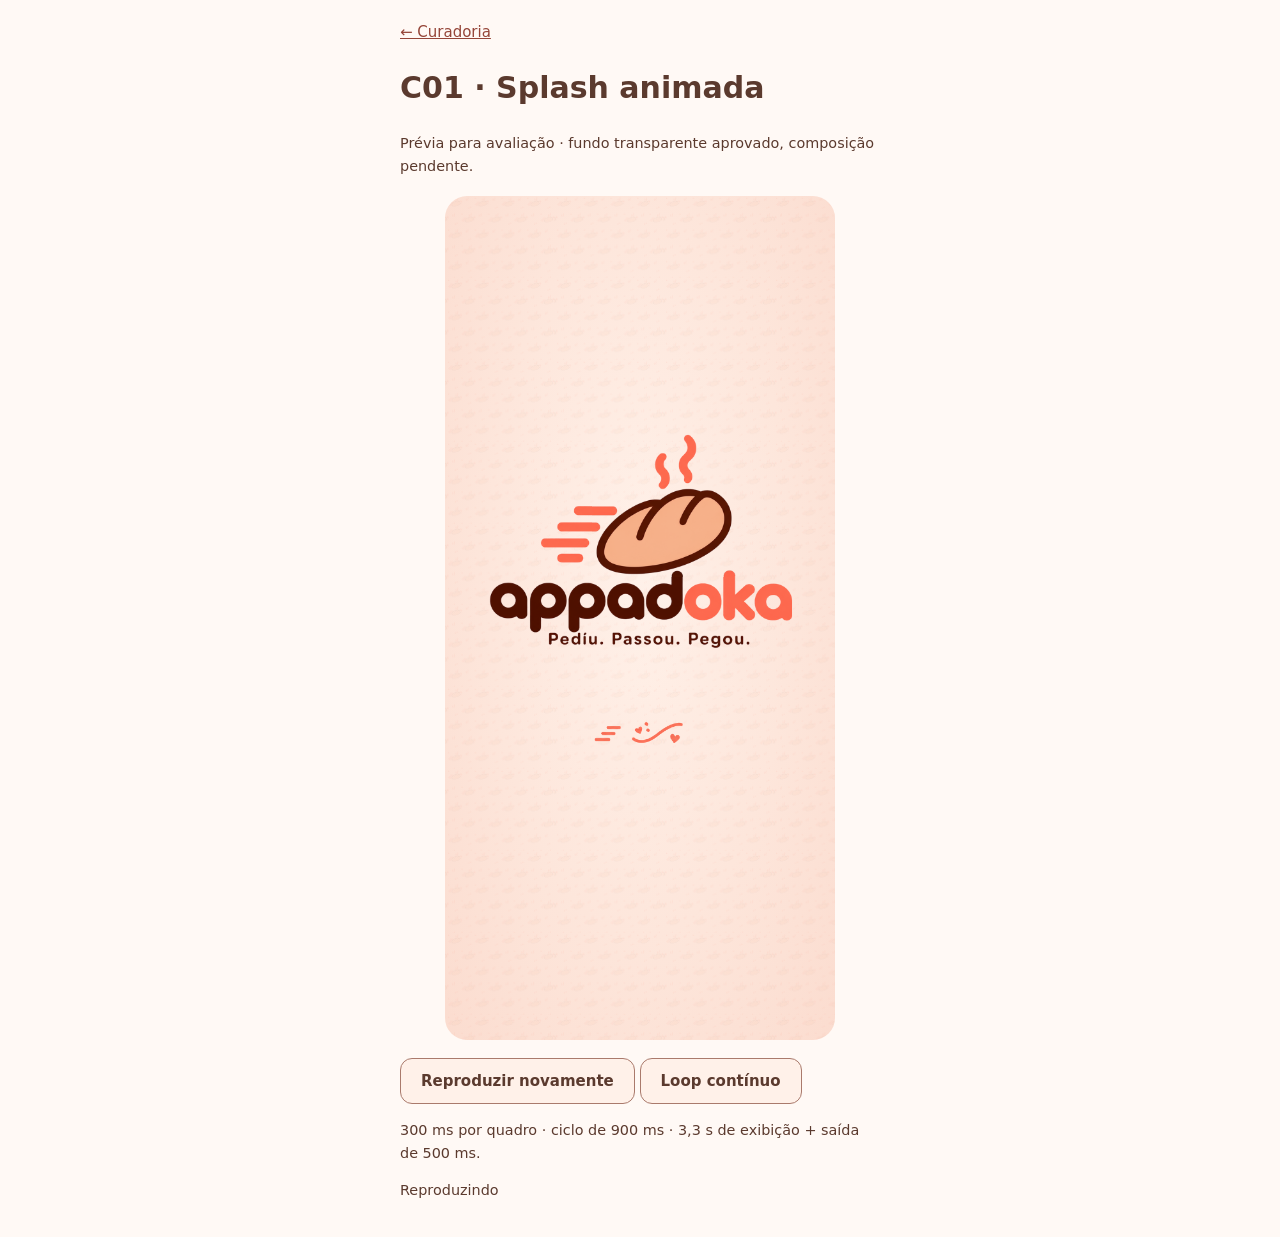
<file: splash.html>
<!doctype html><html lang="pt-BR"><head><meta charset="utf-8"><meta name="viewport" content="width=device-width,initial-scale=1"><title>C01 · Splash Appadoka</title><link rel="stylesheet" href="styles.css"><style>body{margin:0;background:#fff9f5;color:#5b3a2e;font-family:system-ui,sans-serif}.wrap{max-width:520px;margin:auto;padding:20px}.stage{position:relative;width:min(100%,390px);aspect-ratio:390/844;margin:18px auto;overflow:hidden;background:radial-gradient(ellipse at 50% 45%,#fff1e9,#fde6db 55%,#fbdccf);border-radius:22px;isolation:isolate}.pattern{position:absolute;inset:0;background:url('assets/brand/oficiais/16-padrao-coracoes-vapor.svg') 0 0/28% auto repeat;opacity:.07}.logo{position:absolute;left:10%;top:28%;width:80%;aspect-ratio:976/688}.logo img{position:absolute;inset:0;width:100%;height:auto;opacity:0}.logo img:first-child{opacity:1}.orn{position:absolute;top:62%;left:50%;transform:translateX(-50%);display:flex;align-items:center;gap:10px}.orn img:first-child{height:22px}.orn img:last-child{height:30px}.art{position:absolute;inset:0;transition:opacity .45s ease}.art.out{opacity:0}.art.run .logo img:nth-child(1){animation:f1 900ms steps(1,end) infinite}.art.run .logo img:nth-child(2){animation:f2 900ms steps(1,end) infinite}.art.run .logo img:nth-child(3){animation:f3 900ms steps(1,end) infinite}@keyframes f1{0%,100%{opacity:1}33.333333%{opacity:0}}@keyframes f2{0%,100%{opacity:0}33.333333%{opacity:1}66.666667%{opacity:0}}@keyframes f3{0%,100%{opacity:0}66.666667%{opacity:1}}@media(prefers-reduced-motion:reduce){.art.run .logo img{animation:none;opacity:0}.art.run .logo img:first-child{opacity:1}.art{transition:none}}button{min-height:44px;padding:10px 20px;border:1px solid #aa7a6c;border-radius:12px;background:#fff1e9;color:#5b3a2e;font-weight:700}p{font-size:.9rem}</style></head><body><main class="wrap"><a href="curadoria.html">← Curadoria</a><h1>C01 · Splash animada</h1><p>Prévia para avaliação · fundo transparente aprovado, composição pendente.</p><div class="stage"><div class="art" id="art"><div class="pattern"></div><div class="logo"><img src="assets/importados/appadoka-beta/public/brand/derivados/animacao/quadro-abertura-pao-inteiro-contorno-uniforme-v1.png" alt="Appadoka"><img src="assets/importados/appadoka-beta/public/brand/derivados/animacao/quadro-abertura-primeira-mordida-contorno-uniforme-v1.png" alt=""><img src="assets/importados/appadoka-beta/public/brand/derivados/animacao/quadro-abertura-segunda-mordida-contorno-uniforme-v1.png" alt=""></div><div class="orn"><img src="assets/importados/appadoka-beta/public/brand/06_linhas_velocidade.png" alt=""><img src="assets/importados/appadoka-beta/public/brand/08_onda_coracoes.png" alt=""></div></div></div><button id="replay">Reproduzir novamente</button> <button id="loop" aria-pressed="false">Loop contínuo</button><p>300 ms por quadro · ciclo de 900 ms · 3,3 s de exibição + saída de 500 ms.</p><p id="state" role="status"></p></main><script>const art=document.getElementById('art'),state=document.getElementById('state'),loop=document.getElementById('loop');let timer,end,continuous=false;function play(){clearTimeout(timer);clearTimeout(end);art.className='art';void art.offsetWidth;art.classList.add('run');state.textContent=continuous?'Loop contínuo':'Reproduzindo';if(!continuous){timer=setTimeout(()=>art.classList.add('out'),3300);end=setTimeout(()=>{art.classList.remove('run');state.textContent='Animação concluída'},3800)}}document.getElementById('replay').onclick=play;loop.onclick=()=>{continuous=!continuous;loop.setAttribute('aria-pressed',String(continuous));loop.textContent=continuous?'Desativar loop':'Loop contínuo';play()};Promise.all([...art.querySelectorAll('img')].map(i=>i.decode())).then(play).catch(()=>state.textContent='Não foi possível carregar todos os quadros.');</script></body></html>
</file>
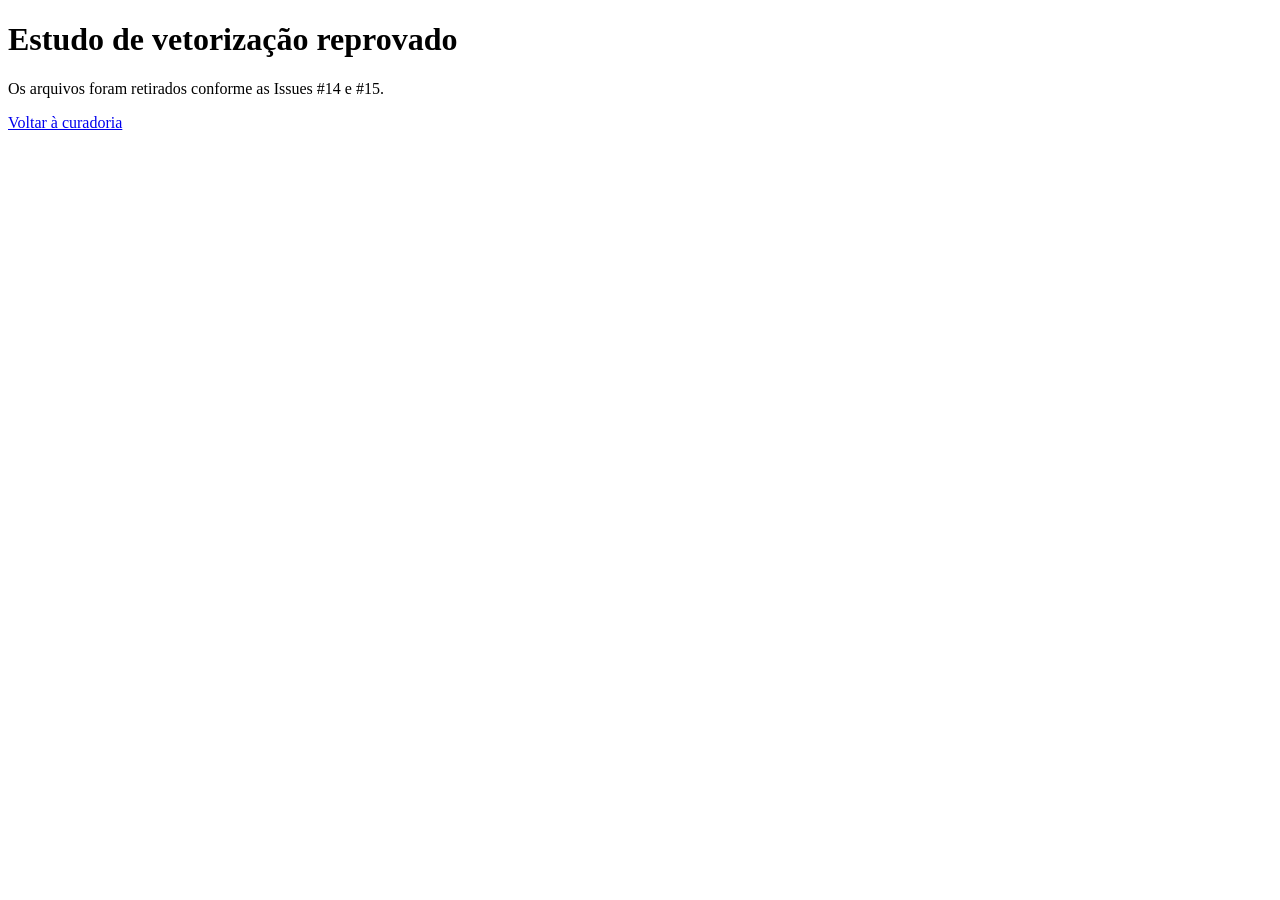
<file: vetorizacao-v7.html>
<!doctype html><html lang="pt-BR"><meta charset="utf-8"><meta name="viewport" content="width=device-width,initial-scale=1"><title>Estudo encerrado</title><main><h1>Estudo de vetorização reprovado</h1><p>Os arquivos foram retirados conforme as Issues #14 e #15.</p><a href="curadoria.html">Voltar à curadoria</a></main></html>
</file>
<file: styles.css>
:root{--cacau:#5b3a2e;--salmao:#f56556;--creme:#fff1e9;--borda:#ead5c9;--ink:#5b3a2e;--paper:#fff8f2;--muted:#775a4b;--cream:#fff1e9;--brown:#5b3a2e;--line:#ead5c9;--white:#fff;--pink:#954538}*{box-sizing:border-box}body{margin:0;background:var(--paper);color:var(--ink);font:15px/1.6 Poppins,system-ui,sans-serif}a{color:#954538}button,input,select,textarea{font:inherit;color:inherit}button{cursor:pointer}button:focus-visible,a:focus-visible,input:focus-visible,select:focus-visible,textarea:focus-visible{outline:3px solid #954538;outline-offset:3px}.container{width:min(1240px,calc(100% - 40px));margin:auto}.site-header{position:sticky;top:0;z-index:2;background:#fff1e9;border-bottom:1px solid var(--line)}.header-inner,.footer-bottom{display:flex;justify-content:space-between;align-items:center;gap:16px;flex-wrap:wrap;padding:16px 0}.brand{text-decoration:none;font-weight:800;font-size:22px}.brand small{display:block;font-size:11px}.colorbar{height:5px;background:#f56556}.btn{display:inline-flex;align-items:center;border:1px solid #aa7a6c;border-radius:10px;padding:10px 14px;background:white;text-decoration:none;font-weight:600}.gradient-text{color:#954538}.eyebrow{font-size:12px;letter-spacing:.12em;font-weight:700}.skip-link{position:absolute;left:-9999px}.skip-link:focus{left:10px;z-index:10;background:white;padding:12px}.footer{border-top:1px solid var(--line)}[hidden]{display:none!important}img{max-width:100%}
</file>
<file: curadoria.css>
.admin-main{padding-top:70px;padding-bottom:100px;min-height:70vh}.admin-hero{max-width:790px;margin-bottom:32px}.admin-hero h1{margin:21px 0;font-size:clamp(3rem,7vw,5.4rem)}.admin-hero p{font-size:.97rem;max-width:770px}.security-note{display:flex;align-items:start;gap:17px;border-radius:23px;padding:22px 25px;background:#fff9ef;border:1px solid #e3d1b4;margin-bottom:25px}.security-note>span{font-size:1.35rem}.security-note strong{font-size:.91rem}.security-note p{font-size:.78rem;margin:8px 0 0}.admin-stats{display:grid;grid-template-columns:repeat(3,1fr);gap:12px;margin:0 0 22px}.admin-stats>div{display:flex;flex-direction:column;background:white;border:1px solid #ebd9cf;border-radius:20px;padding:15px 19px}.admin-stats strong{font-size:2rem;line-height:1.25}.admin-stats span{font-size:.7rem;color:#8a6d65}.admin-toolbar{display:flex;align-items:end;gap:15px;flex-wrap:wrap;background:#f7e9e8;border-radius:21px;padding:18px;margin-bottom:16px}.admin-toolbar label{display:flex;flex-direction:column;gap:4px;font-size:.7rem;font-weight:600;min-width:180px;flex:1}.admin-toolbar input,.admin-toolbar select,.dialog-controls textarea{border:1px solid #dbc8cb;border-radius:12px;background:white;min-height:43px;padding:9px 12px;color:var(--ink)}.tool-actions{display:flex;gap:8px}.tool-actions .btn{padding:10px 16px;min-height:43px;font-size:.7rem}.admin-status{font-size:.75rem;color:#865b72;margin-bottom:16px}.admin-gallery{display:grid;grid-template-columns:repeat(4,minmax(0,1fr));gap:15px}.review-card{background:#fff;border:1px solid #e9dcd2;border-radius:23px;overflow:hidden;display:flex;flex-direction:column;min-width:0}.review-thumb{height:235px;display:block;width:100%;background:#f6e9e5;border:0;padding:10px;cursor:zoom-in}.review-thumb img{width:100%;height:100%;object-fit:contain}.review-details{display:flex;flex-direction:column;gap:7px;padding:15px;flex:1}.review-details h2{font-size:.88rem;margin:0;word-break:break-word}.review-details>p{font-size:.65rem;line-height:1.5;margin:0;word-break:break-word}.review-label{font-size:.63rem;text-transform:uppercase;letter-spacing:.07em;color:#996c7d;font-weight:700}.review-status{width:fit-content;padding:4px 9px;border-radius:999px;background:#f1e6ee;color:#8c4b79;font-size:.62rem;font-weight:700}.review-status.is-approved{background:#dff2e7;color:#227353}.review-status.is-rejected{background:#fff0d4;color:#995d12}.review-open{margin-top:auto;border:1px solid #dcc7d0;border-radius:999px;background:#fff7fb;color:#813d76;font-size:.7rem;font-weight:700;padding:9px}.review-open:hover{background:#f2d9e9}.admin-footnote{margin-top:30px;background:#fff9f5;border:1px solid #e9d6db;border-radius:24px;padding:25px}.admin-footnote h2{font-size:1.14rem}.admin-footnote p{font-size:.8rem}.admin-dialog{border:0;padding:0;width:min(940px,95vw);max-height:94vh;background:transparent}.admin-dialog::backdrop{background:#211421d9;backdrop-filter:blur(8px)}.dialog-layout{background:#fff9f2;border-radius:28px;padding:20px;max-height:92vh;overflow:auto}.dialog-head{display:flex;justify-content:space-between;gap:18px;align-items:start}.dialog-head small{color:#986476;font-size:.63rem;text-transform:uppercase;letter-spacing:.1em}.dialog-head h2{font-size:1.38rem;margin:7px 0 16px;word-break:break-word}.dialog-head button{border-radius:50%;width:39px;height:39px;border:1px solid #e4d3d2;background:white;font-size:1.4rem;flex:none}.dialog-image{border-radius:16px;background:#f4e9e7;display:flex;align-items:center;justify-content:center;min-height:200px;height:min(50vh,470px)}.dialog-image img{height:100%;max-height:100%;width:100%;object-fit:contain}.dialog-controls{padding-top:17px}.dialog-controls label{display:block;font-size:.76rem;font-weight:700;margin-bottom:6px}.dialog-controls textarea{width:100%;min-height:90px;resize:vertical}.dialog-actions{display:grid;grid-template-columns:1fr;gap:10px;margin-top:13px}.dialog-actions button{padding:12px 7px;border-radius:13px;font-size:.79rem;font-weight:700}.action-approve{border:1px solid #91cdb1;background:#e6f5ed;color:#24694d}.action-reject{border:1px solid #f1aaa9;background:#fff0ee;color:#a53539}.action-alter{border:1px solid #d3aad4;background:#f7e9fa;color:#803b89}.dialog-help{font-size:.72rem;margin:12px 0 0}@media(max-width:900px){.admin-gallery{grid-template-columns:repeat(3,minmax(0,1fr))}}@media(max-width:650px){.admin-gallery{grid-template-columns:repeat(2,minmax(0,1fr));gap:10px}.review-thumb{height:155px}.review-details{padding:12px}.admin-main{padding-top:45px}.admin-stats>div{padding:12px}.admin-stats strong{font-size:1.45rem}.admin-stats span{font-size:.58rem}.admin-toolbar{align-items:stretch}.tool-actions{width:100%}.tool-actions>a,.tool-actions>button{flex:1}.dialog-actions{grid-template-columns:1fr}.security-note{padding:16px}.admin-dialog{width:97vw}.dialog-layout{padding:14px}.dialog-image{height:37vh}}
.review-locked{display:grid;place-items:center;padding:20px;text-align:center;font-size:.75rem;line-height:1.65;color:#76516e;background:#f0e6eb;border-radius:12px;height:100%;width:100%}.private-preview{text-align:center;max-width:330px;margin:auto;padding:30px 20px}.private-preview[hidden]{display:none}.private-preview p{font-size:.85rem}.private-preview a{display:inline-block;border:1px solid #b389a4;border-radius:999px;padding:10px 15px;font-size:.75rem;color:#8a3b72;font-weight:700}.private-preview a:hover{background:#fff}

/* Curadoria publica: uma unica acao, abrir Issue. */
.dialog-actions .action-alter{width:100%;min-height:48px;font-weight:800;cursor:pointer;background:#f0d9f4}
.review-thumb img[hidden], .dialog-image img[hidden], .review-locked[hidden]{display:none!important}
.review-thumb:focus-visible,.review-open:focus-visible,.dialog-actions button:focus-visible{outline:3px solid #8d447b;outline-offset:3px}

.admin-gallery{display:grid;grid-template-columns:repeat(auto-fit,minmax(min(100%,290px),1fr));gap:18px}.review-thumb{width:100%;height:230px;display:grid;place-items:center;background:#fffaf5;border:0}.review-thumb img{width:100%;height:100%;max-height:210px;object-fit:contain}.review-card{background:#fff;border:1px solid #ead5c9;border-radius:16px;overflow:hidden}.review-details{padding:16px;overflow-wrap:anywhere}.admin-dialog{max-width:min(900px,94vw);max-height:90vh;overflow:auto;border:1px solid #ead5c9;border-radius:16px;background:#fff8f2;color:#5b3a2e}.dialog-image img{max-height:45vh;object-fit:contain}.dialog-head{display:flex;align-items:start;justify-content:space-between;gap:12px}.dialog-head button{flex-shrink:0}.admin-main{padding-bottom:50px}.admin-toolbar{flex-wrap:wrap}.review-open,.action-alter{color:#5b3a2e;background:#fff1e9;border:1px solid #aa7a6c}.review-status{color:#5b3a2e}.is-approved{color:#24693b}.admin-hero h1{font-size:clamp(30px,5vw,64px)}@media(max-width:600px){.admin-stats{grid-template-columns:1fr}.admin-toolbar{display:flex;flex-direction:column;align-items:stretch}}
.curation-group{grid-column:1/-1;margin:24px 0 0;font-size:24px}.curation-actions{display:flex;flex-wrap:wrap;gap:8px;margin-top:14px}.curation-actions button{flex:1;min-height:44px;padding:9px 12px;border:1px solid #aa7a6c;border-radius:10px;background:white;font-weight:600}.curation-actions .curation-approve{background:#e5f3e8;color:#24693b;border-color:#8bc69c}.curation-actions .curation-reject{background:#ffeae7;color:#922c26;border-color:#e9aaa1}.curation-actions button:disabled{opacity:.7;cursor:default}.decision-content{padding:24px;overflow-wrap:anywhere}.decision-dialog{width:min(540px,94vw)}.decision-dialog::backdrop{background:#30180f88}
.review-thumb img,.dialog-image img{display:block;min-width:0;min-height:0;object-fit:contain}.review-thumb img[hidden],.dialog-image img[hidden]{display:none!important}.review-open{text-align:center}.dialog-controls #direct-preview{display:inline-block;margin-bottom:12px}.review-thumb{overflow:hidden}
</file>
